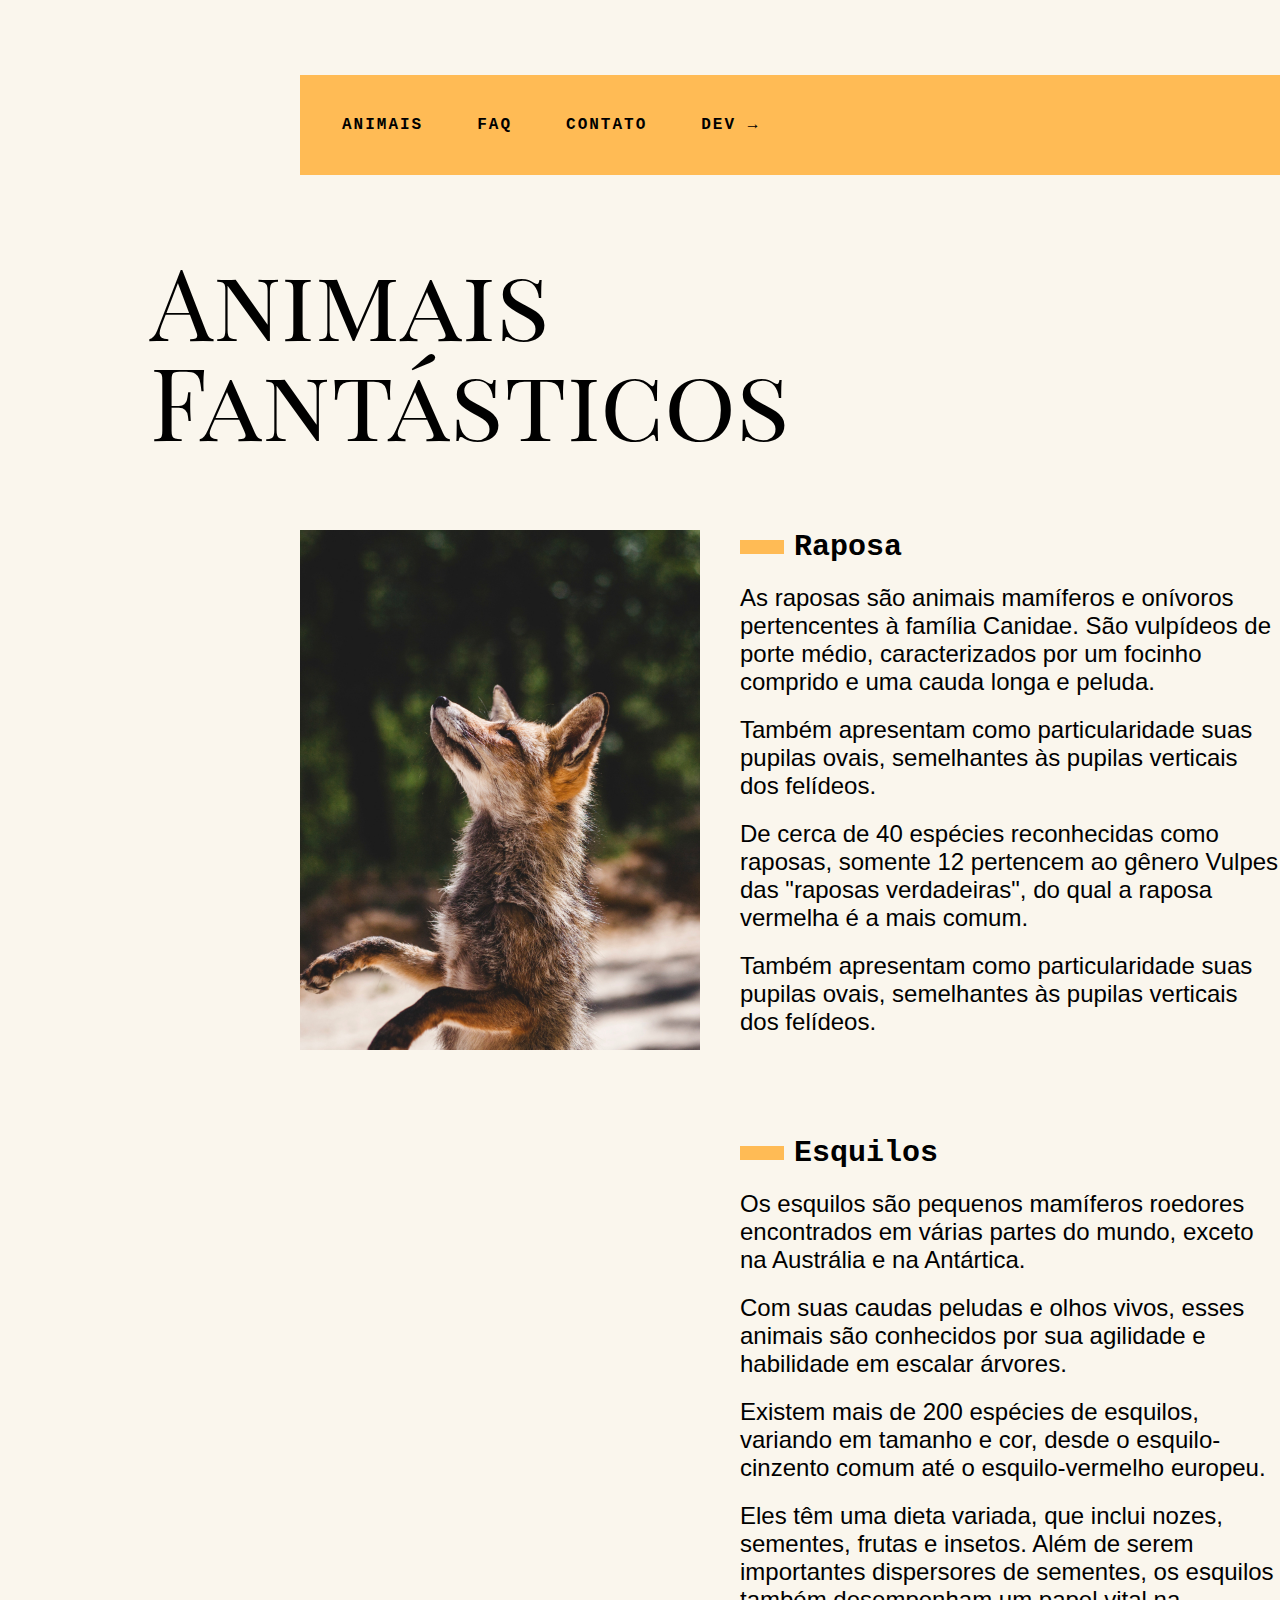
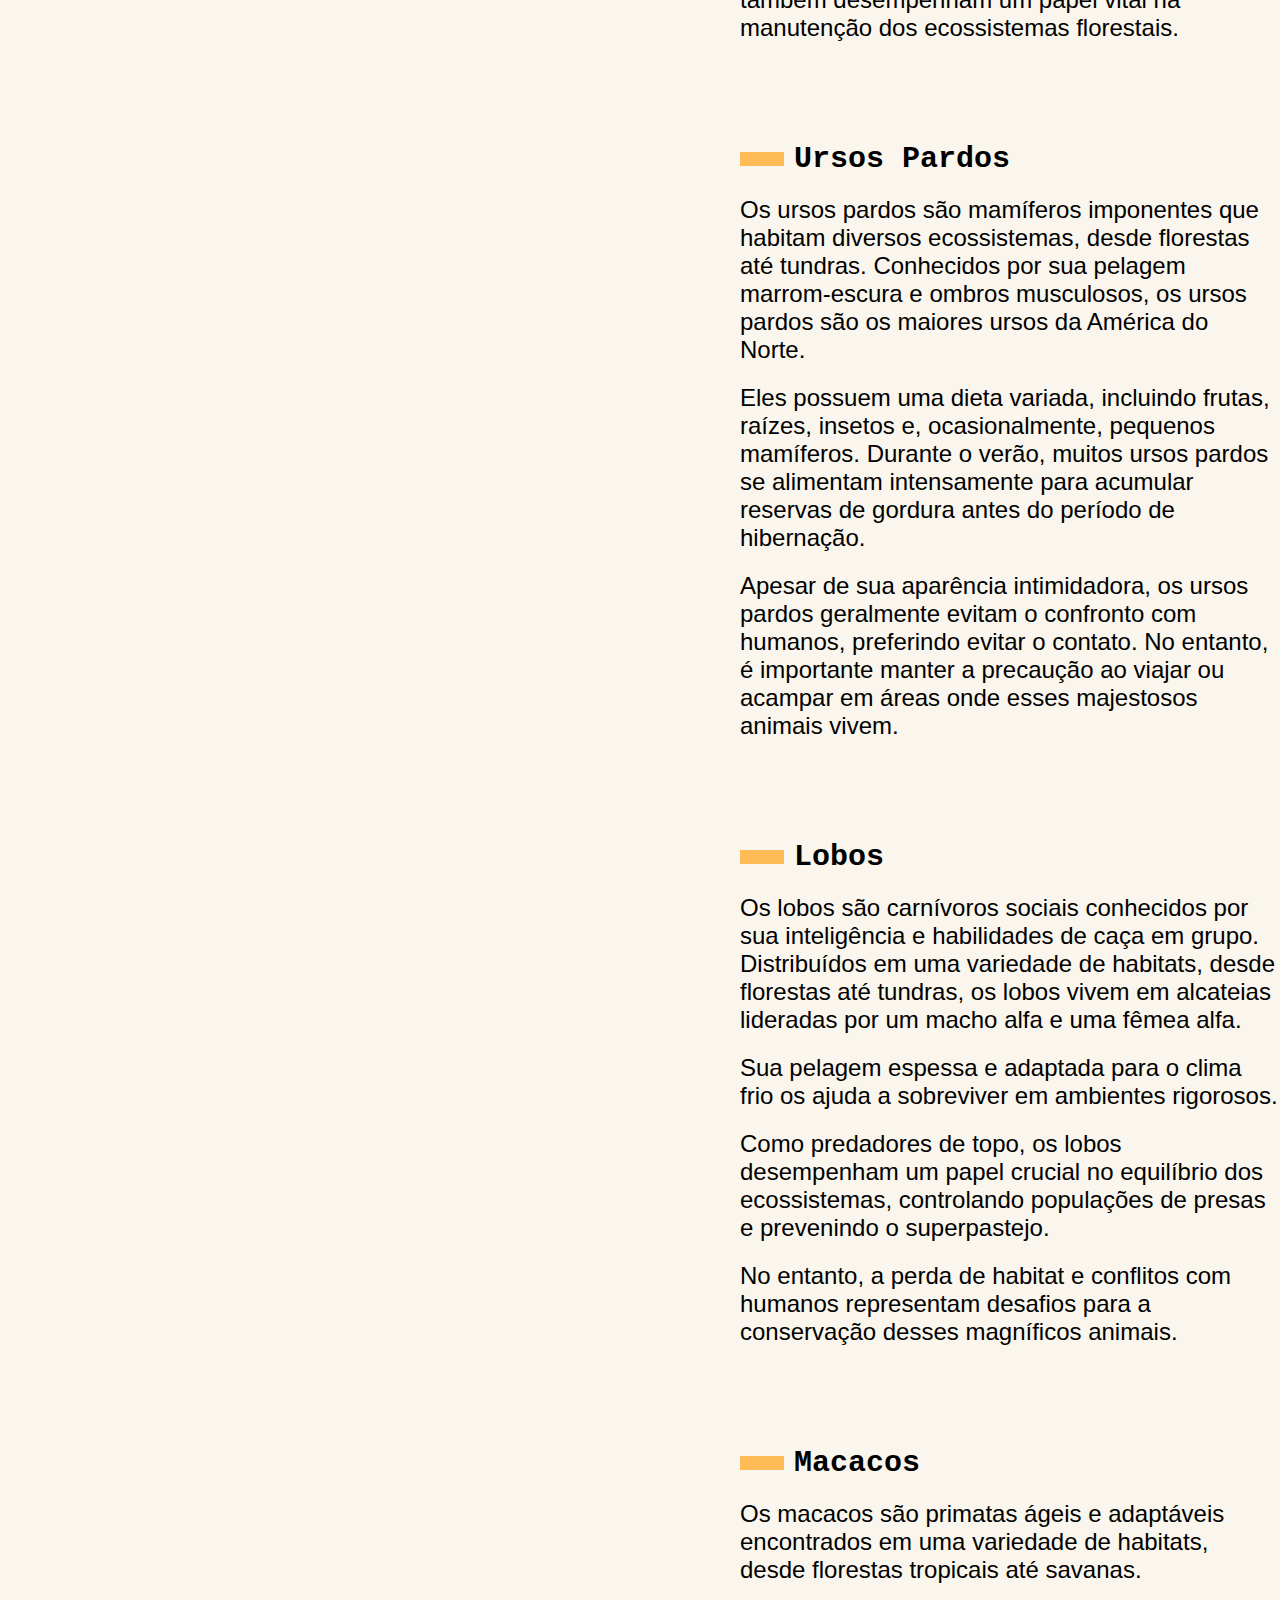
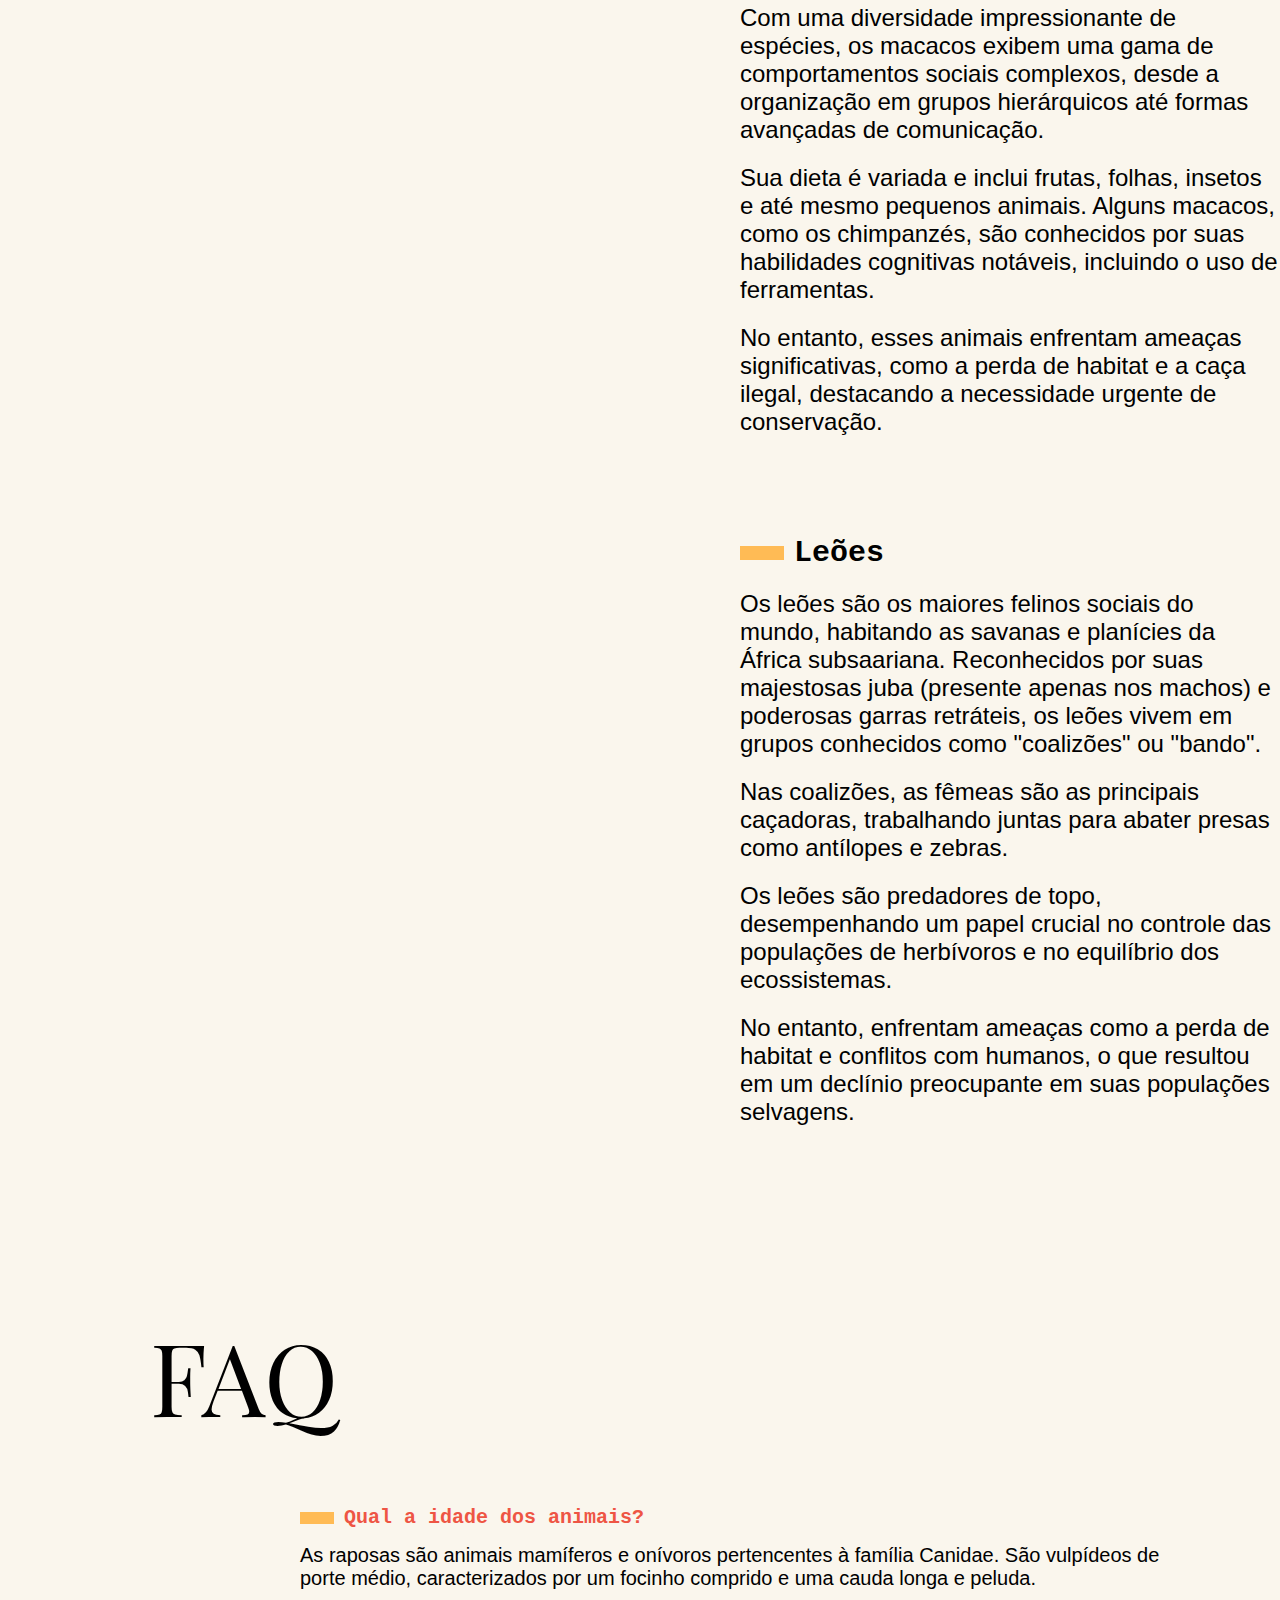
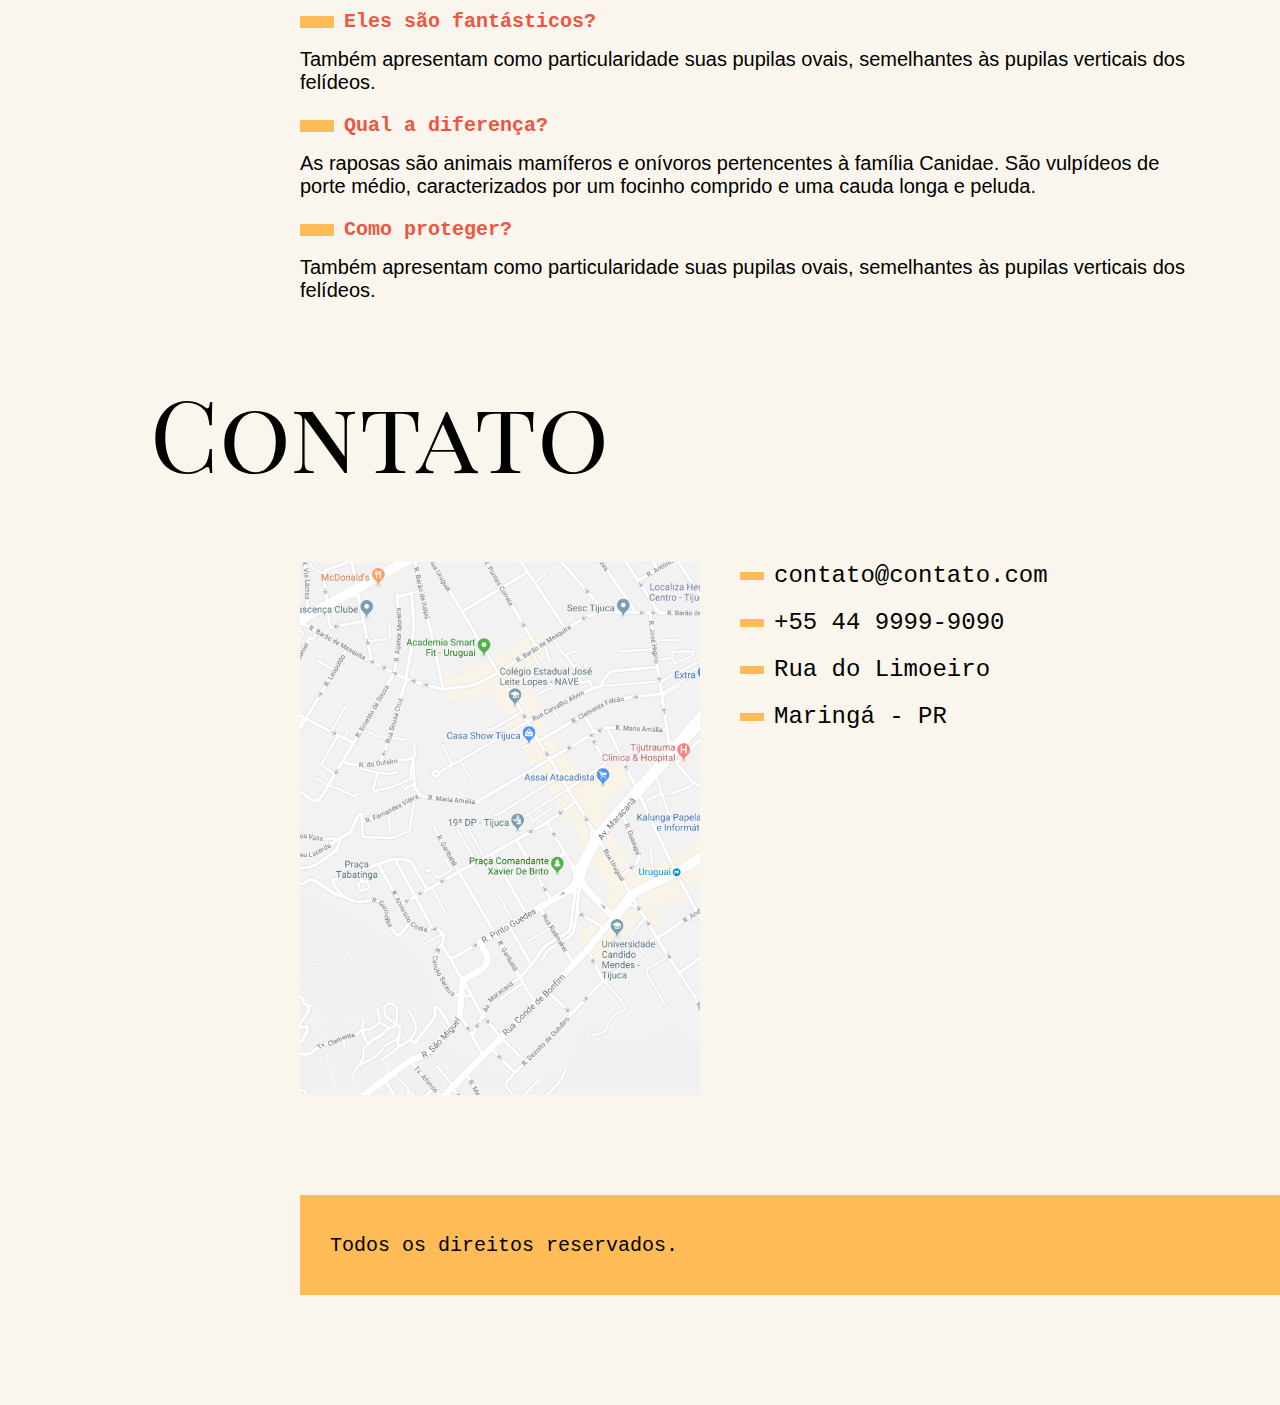
<file: AF - js/index.html>
<!DOCTYPE html>
<html lang="en">
  <head>
    <meta charset="UTF-8" />
    <meta name="viewport" content="width=device-width, initial-scale=1.0" />
    <title>Animais Fantásticos</title>

    <link rel="stylesheet" href="./style.css" />
  </head>
  <body>
    <!-- Nav Bar -->
    <nav class="nav-bg">
      <div class="navigation">
        <ul>
          <li><a href="#animais">Animais</a></li>
          <li><a href="#FAQ ">FAQ</a></li>
          <li><a href="#contato">Contato</a></li>
          <li><a href="#dev">Dev →</a></li>
        </ul>
      </div>
    </nav>
    <!-- End of Nav Bar -->
    <!-- Main Content -->
    <div class="titulo-bg">
      <h1 class="titulo">
        Animais<br />
        Fantásticos
      </h1>
    </div>
    <div class="main-content">
      <section class="main-section">
        <ul class="animais-scroll">
          <li><img src="./img/imagem1.jpg" alt="" /></li>
          <li><img src="./img/imagem2.jpg" alt="" /></li>
          <li><img src="./img/imagem3.jpg" alt="" /></li>
          <li>500px;rc="./img/imagem4.jpg" alt="" /></li>
          <li><img src="./img/imagem5.jpg" alt="" /></li>
          <li><img src="./img/imagem6.jpg" alt="" /></li>
        </ul>

        <div class="col-2">
          <div class="animais">
            <h2>Raposa</h2>
            <p>
              As raposas são animais mamíferos e onívoros pertencentes à família Canidae. São vulpídeos de porte médio,
              caracterizados por um focinho comprido e uma cauda longa e peluda.
            </p>
            <p>Também apresentam como particularidade suas pupilas ovais, semelhantes às pupilas verticais dos felídeos.</p>
            <p>
              De cerca de 40 espécies reconhecidas como raposas, somente 12 pertencem ao gênero Vulpes das "raposas verdadeiras",
              do qual a raposa vermelha é a mais comum.
            </p>
            <p>Também apresentam como particularidade suas pupilas ovais, semelhantes às pupilas verticais dos felídeos.</p>
          </div>
          <div class="animais">
            <h2>Esquilos</h2>
            <p>
              Os esquilos são pequenos mamíferos roedores encontrados em várias partes do mundo, exceto na Austrália e na
              Antártica.
            </p>
            <p>
              Com suas caudas peludas e olhos vivos, esses animais são conhecidos por sua agilidade e habilidade em escalar
              árvores.
            </p>
            <p>
              Existem mais de 200 espécies de esquilos, variando em tamanho e cor, desde o esquilo-cinzento comum até o
              esquilo-vermelho europeu.
            </p>
            <p>
              Eles têm uma dieta variada, que inclui nozes, sementes, frutas e insetos. Além de serem importantes dispersores de
              sementes, os esquilos também desempenham um papel vital na manutenção dos ecossistemas florestais.
            </p>
          </div>
          <div class="animais">
            <h2>Ursos Pardos</h2>
            <p>
              Os ursos pardos são mamíferos imponentes que habitam diversos ecossistemas, desde florestas até tundras. Conhecidos
              por sua pelagem marrom-escura e ombros musculosos, os ursos pardos são os maiores ursos da América do Norte.
            </p>
            <p>
              Eles possuem uma dieta variada, incluindo frutas, raízes, insetos e, ocasionalmente, pequenos mamíferos. Durante o
              verão, muitos ursos pardos se alimentam intensamente para acumular reservas de gordura antes do período de
              hibernação.
            </p>
            <p>
              Apesar de sua aparência intimidadora, os ursos pardos geralmente evitam o confronto com humanos, preferindo evitar o
              contato. No entanto, é importante manter a precaução ao viajar ou acampar em áreas onde esses majestosos animais
              vivem.
            </p>
          </div>
          <div class="animais">
            <h2>Lobos</h2>
            <p>
              Os lobos são carnívoros sociais conhecidos por sua inteligência e habilidades de caça em grupo. Distribuídos em uma
              variedade de habitats, desde florestas até tundras, os lobos vivem em alcateias lideradas por um macho alfa e uma
              fêmea alfa.
            </p>
            <p>Sua pelagem espessa e adaptada para o clima frio os ajuda a sobreviver em ambientes rigorosos.</p>
            <p>
              Como predadores de topo, os lobos desempenham um papel crucial no equilíbrio dos ecossistemas, controlando
              populações de presas e prevenindo o superpastejo.
            </p>
            <p>
              No entanto, a perda de habitat e conflitos com humanos representam desafios para a conservação desses magníficos
              animais.
            </p>
          </div>
          <div class="animais">
            <h2>Macacos</h2>
            <p>
              Os macacos são primatas ágeis e adaptáveis encontrados em uma variedade de habitats, desde florestas tropicais até
              savanas.
            </p>
            <p>
              Com uma diversidade impressionante de espécies, os macacos exibem uma gama de comportamentos sociais complexos,
              desde a organização em grupos hierárquicos até formas avançadas de comunicação.
            </p>
            <p>
              Sua dieta é variada e inclui frutas, folhas, insetos e até mesmo pequenos animais. Alguns macacos, como os
              chimpanzés, são conhecidos por suas habilidades cognitivas notáveis, incluindo o uso de ferramentas.
            </p>
            <p>
              No entanto, esses animais enfrentam ameaças significativas, como a perda de habitat e a caça ilegal, destacando a
              necessidade urgente de conservação.
            </p>
          </div>
          <div class="animais">
            <h2>Leões</h2>
            <p>
              Os leões são os maiores felinos sociais do mundo, habitando as savanas e planícies da África subsaariana.
              Reconhecidos por suas majestosas juba (presente apenas nos machos) e poderosas garras retráteis, os leões vivem em
              grupos conhecidos como "coalizões" ou "bando".
            </p>
            <p>
              Nas coalizões, as fêmeas são as principais caçadoras, trabalhando juntas para abater presas como antílopes e zebras.
            </p>
            <p>
              Os leões são predadores de topo, desempenhando um papel crucial no controle das populações de herbívoros e no
              equilíbrio dos ecossistemas.
            </p>
            <p>
              No entanto, enfrentam ameaças como a perda de habitat e conflitos com humanos, o que resultou em um declínio
              preocupante em suas populações selvagens.
            </p>
          </div>
        </div>
      </section>
    </div>
    <!-- End of Main Content -->
    <!-- Start of FAQ -->
    <section>
      <div class="titulo-bg">
        <h1 class="titulo">FAQ</h1>
      </div>
      <dl class="faq-questions">
        <dt>Qual a idade dos animais?</dt>
        <dd>
          As raposas são animais mamíferos e onívoros pertencentes à família Canidae. São vulpídeos de porte médio, caracterizados
          por um focinho comprido e uma cauda longa e peluda.
        </dd>
        <dt>Eles são fantásticos?</dt>
        <dd>Também apresentam como particularidade suas pupilas ovais, semelhantes às pupilas verticais dos felídeos.</dd>
        <dt>Qual a diferença?</dt>
        <dd>
          As raposas são animais mamíferos e onívoros pertencentes à família Canidae. São vulpídeos de porte médio, caracterizados
          por um focinho comprido e uma cauda longa e peluda.
        </dd>
        <dt>Como proteger?</dt>
        <dd>Também apresentam como particularidade suas pupilas ovais, semelhantes às pupilas verticais dos felídeos.</dd>
      </dl>
    </section>
    <!-- End of FAQ -->
    <!-- Start of Contact -->
    <section>
      <div class="titulo-bg">
        <h1 class="titulo">Contato</h1>
      </div>
      <div class="contato">
        <img src="./img/mapa.png" alt="mapa" srcset="" />
        <ul>
          <li>contato@contato.com</li>
          <li>+55 44 9999-9090</li>
          <li>Rua do Limoeiro</li>
          <li>Maringá - PR</li>
        </ul>
      </div>
    </section>
    <!-- End of Contact -->
    <!-- Footer -->
    <div class="footer">
      <p>Todos os direitos reservados.</p>
    </div>
  </body>
</html>
</file>
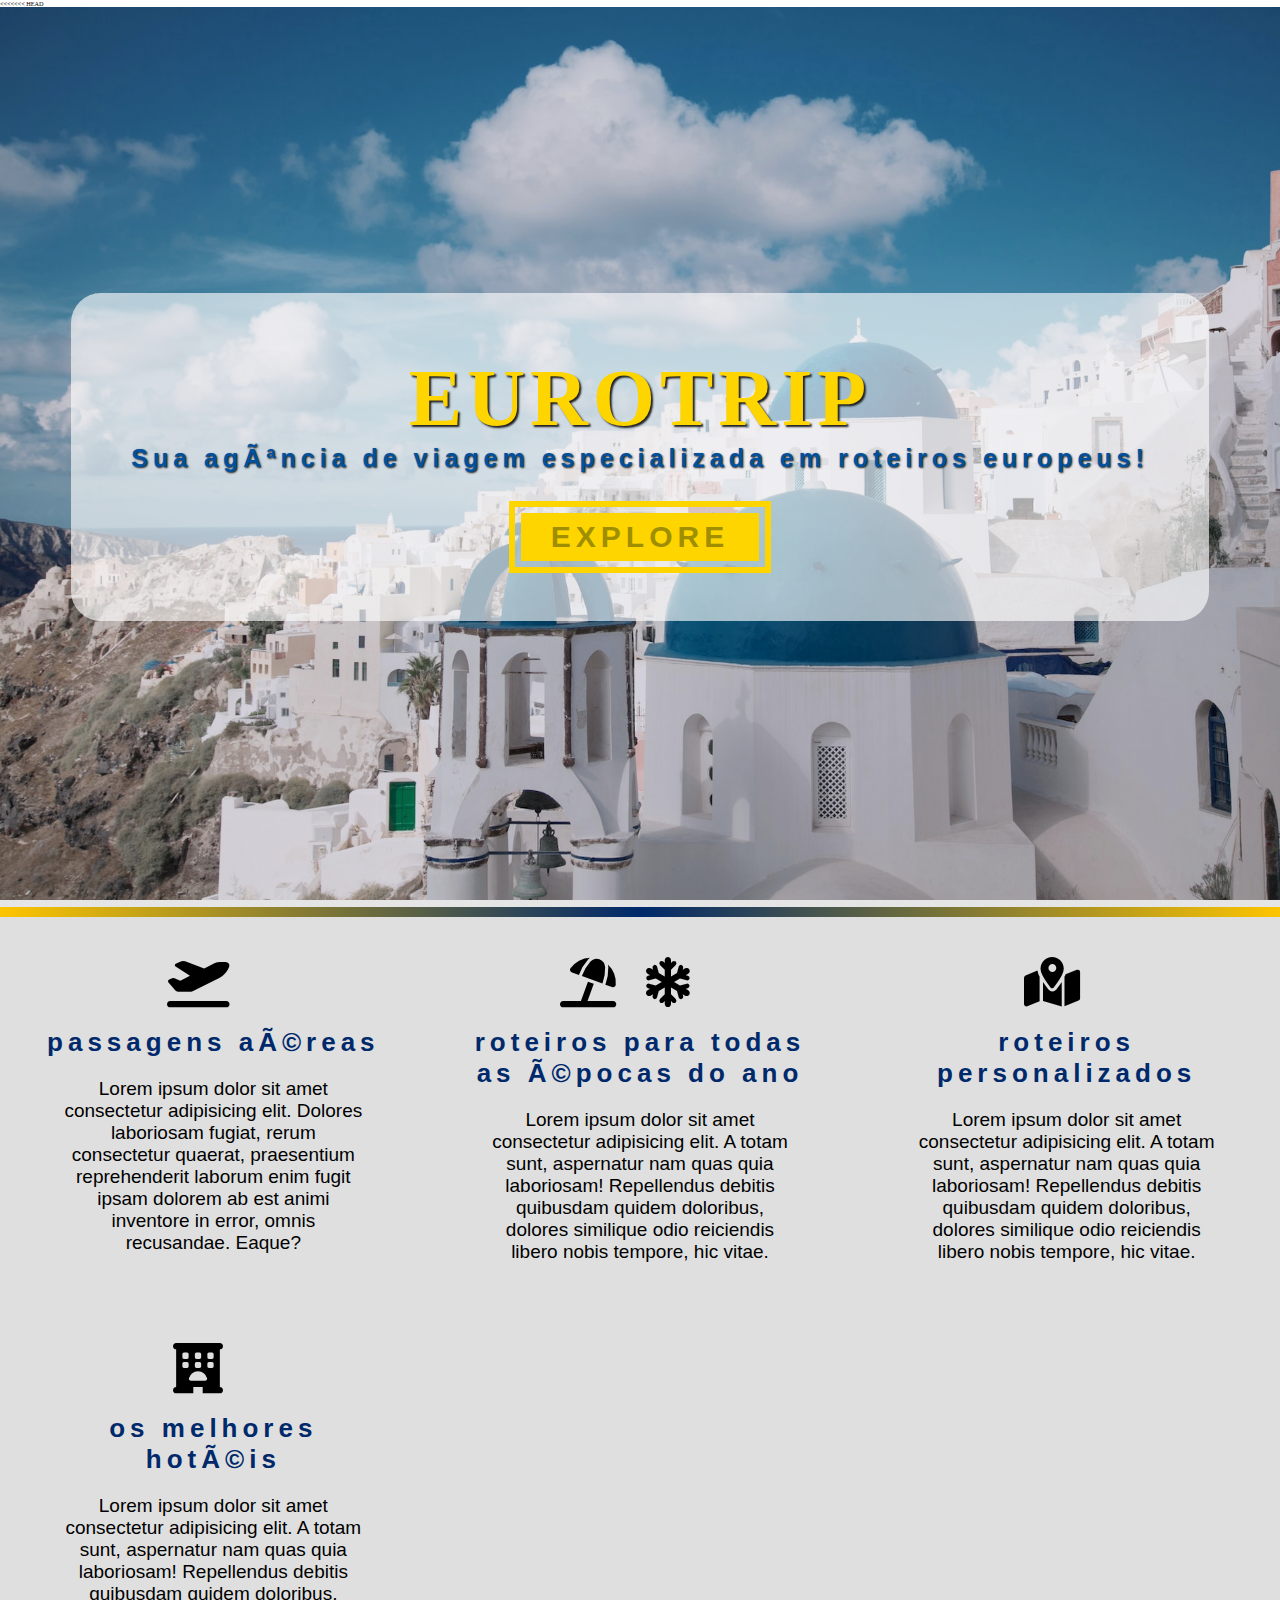
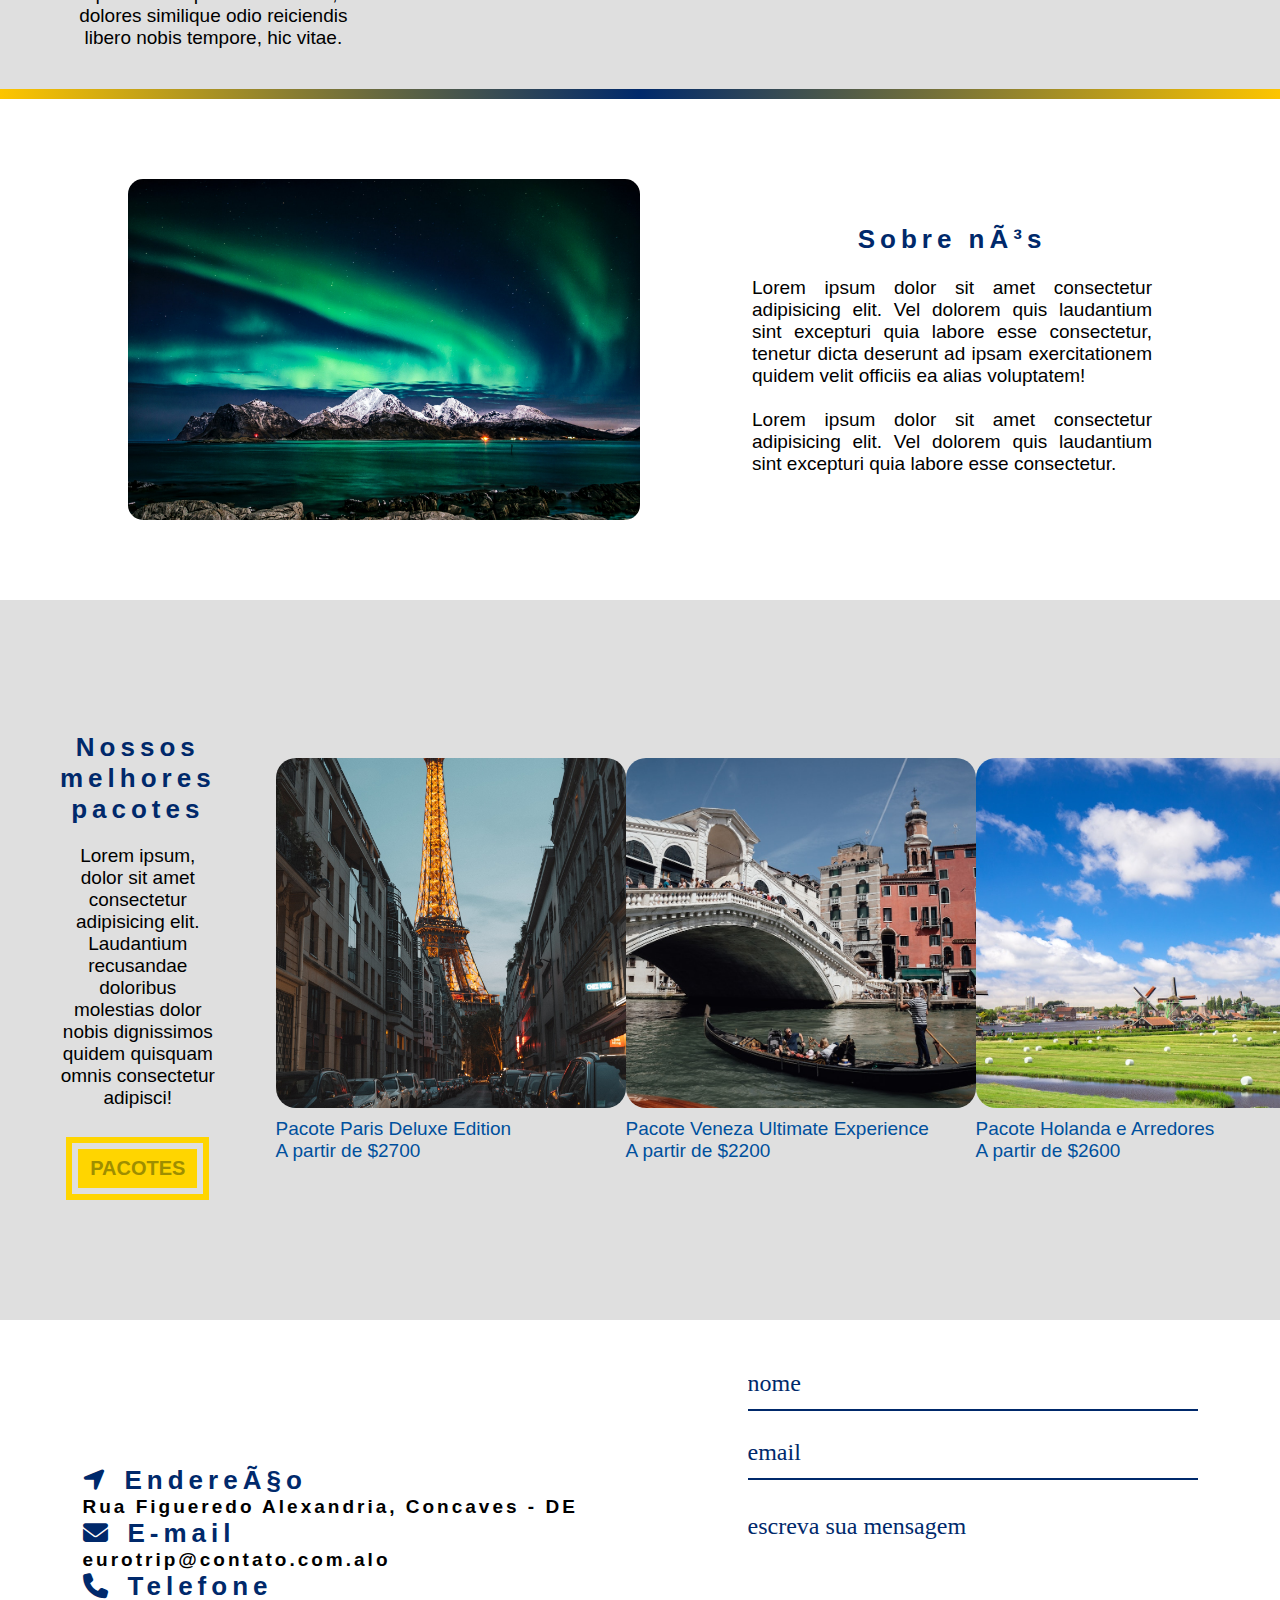
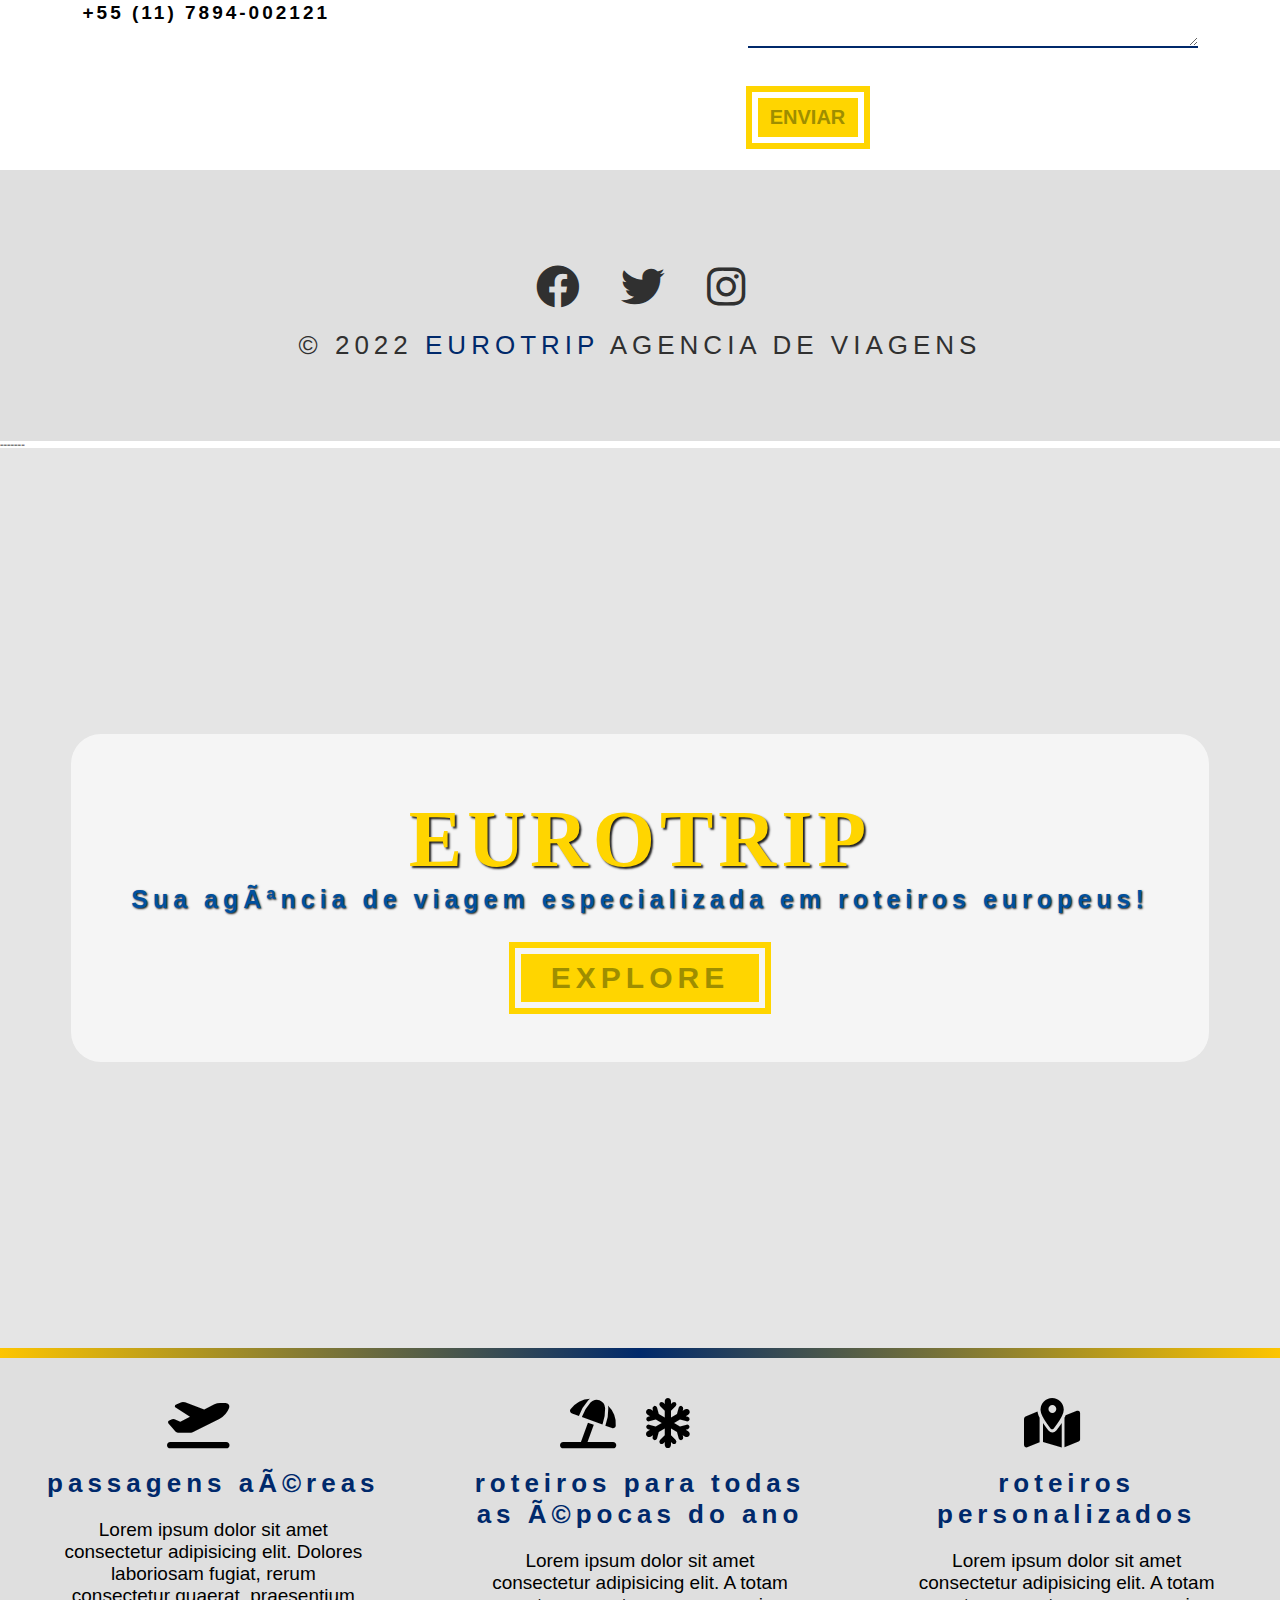
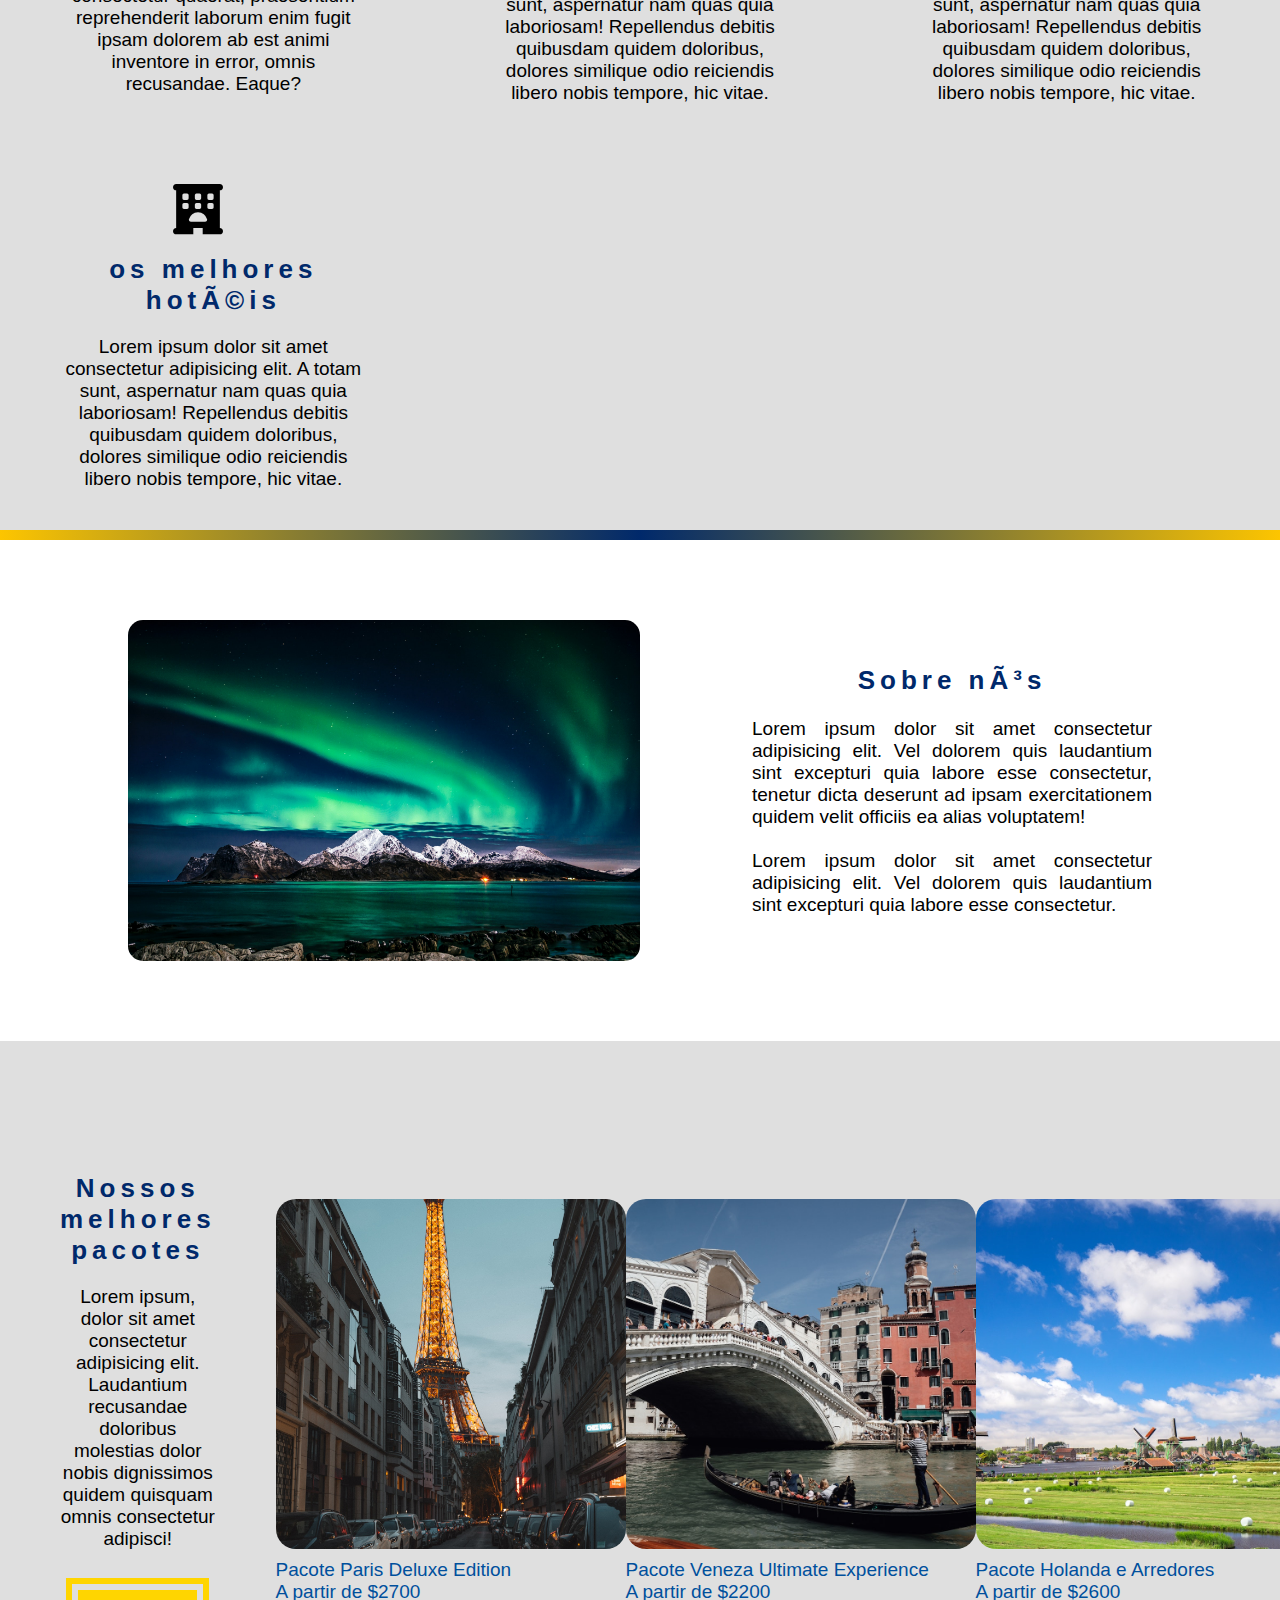
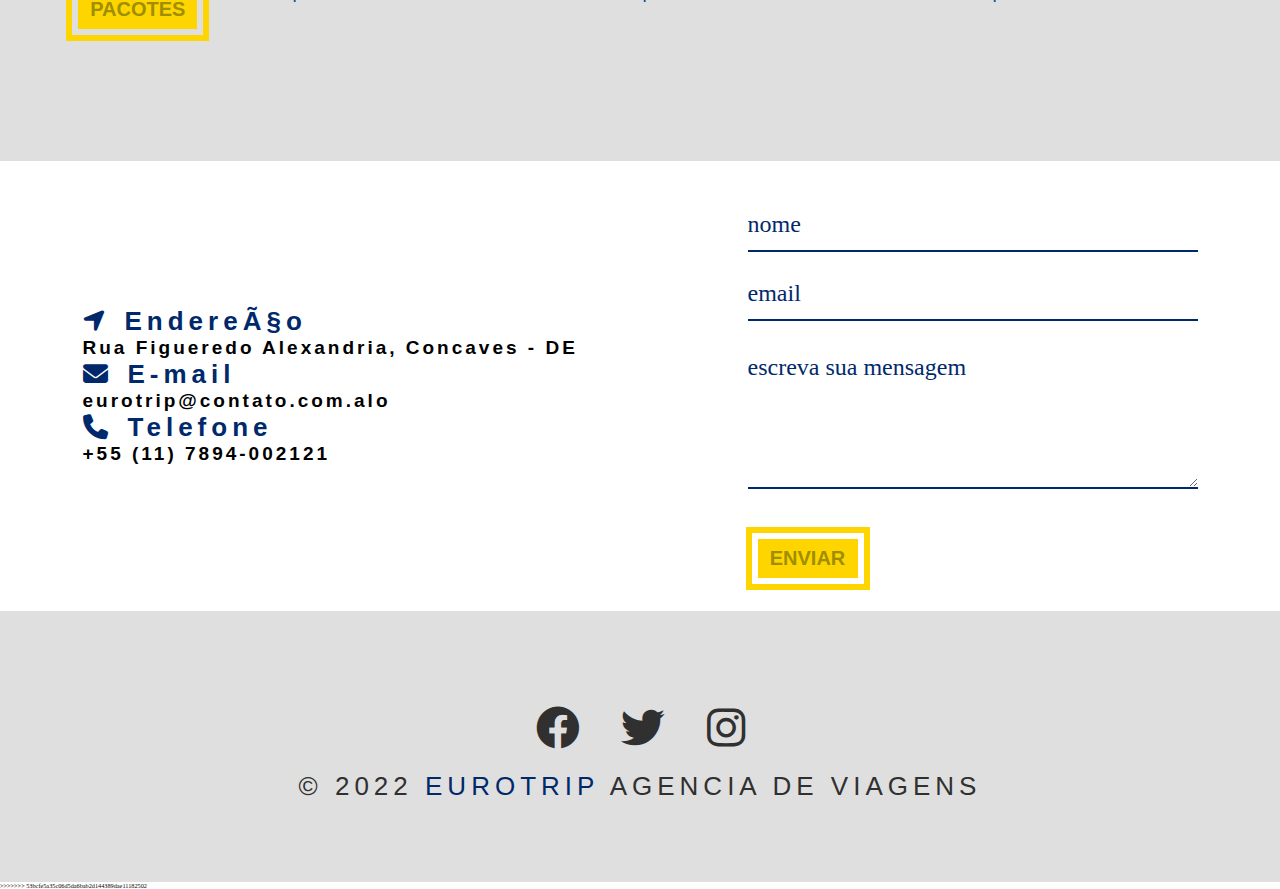
<file: Agencia Viagens/index.html>
<<<<<<< HEAD
<!DOCTYPE html>
<html lang="pt-BR>
<head>
    <meta charset="UTF-8">
    <meta http-equiv="X-UA-Compatible" content="IE=edge">
    <meta name="viewport" content="width=device-width, initial-scale=1.0">
    <title>Document</title>

    <link rel="stylesheet" href="styles.css">
    <link rel="stylesheet" href="assets/fontawesome-free-6.2.0-web/css/all.css">
</head>
<body>

<!-- botao de navegação -->

<!-- navbar -->

<!-- header -->
<header class="header">
    <div class="container">
        <h1 class="titulo">EUROTRIP</h1>
        <p class="subtitulo">Sua agência de viagem especializada em roteiros europeus!</p>
        <a href="roteiros.html" class="titulo-botao botao-style">Explore</a>
    </div>
    <div>
        
    </div>

</header>

<!-- final do header -->

<div class="divisor"></div>

<!-- sessão 2  -->
    <section class="vantagens">
        <article class="vantagem">
            <i class="fa-solid fa-plane-departure icones"></i>
            <h3 class="titulo-padrao">passagens aéreas</h3>
            <p class="texto-padrao">Lorem ipsum dolor sit amet consectetur adipisicing elit. Dolores laboriosam fugiat, rerum consectetur quaerat, praesentium reprehenderit laborum enim fugit ipsam dolorem ab est animi inventore in error, omnis recusandae. Eaque?</p>
        </article>
        <article class="vantagem">            
            <i class="fa-solid fa-umbrella-beach icones"></i><i class="fa-solid fa-snowflake icones"></i>            
            <h3 class="titulo-padrao">roteiros para todas as épocas do ano</h3>
            <p class="texto-padrao">Lorem ipsum dolor sit amet consectetur adipisicing elit. A totam sunt, aspernatur nam quas quia laboriosam! Repellendus debitis quibusdam quidem doloribus, dolores similique odio reiciendis libero nobis tempore, hic vitae.</p>
        </article>
        <article class="vantagem">            
            <i class="fa-solid fa-map-location-dot icones"></i>            
            <h3 class="titulo-padrao">roteiros personalizados</h3>
            <p class="texto-padrao">Lorem ipsum dolor sit amet consectetur adipisicing elit. A totam sunt, aspernatur nam quas quia laboriosam! Repellendus debitis quibusdam quidem doloribus, dolores similique odio reiciendis libero nobis tempore, hic vitae.</p>
        </article>
        <article class="vantagem">            
            <i class="fa-solid fa-hotel icones"></i>            
            <h3 class="titulo-padrao">os melhores hotéis</h3>
            <p class="texto-padrao">Lorem ipsum dolor sit amet consectetur adipisicing elit. A totam sunt, aspernatur nam quas quia laboriosam! Repellendus debitis quibusdam quidem doloribus, dolores similique odio reiciendis libero nobis tempore, hic vitae.</p>
        </article>
    </section>
    
<!-- final sessão 2  -->
<div class="divisor"></div>
<!-- começo sessão 3 -->

    <section class="about">
        
            <img class="about-img" src="./assets/images/pexels-stein-egil-liland-1933239 (1).jpg" alt="imagem aurora boreal">
        
        <article class="about-text">
            <h3 class="titulo-sobre">Sobre nós</h3>
            <p class="texto-sobre">Lorem ipsum dolor sit amet consectetur adipisicing elit. Vel dolorem quis laudantium sint excepturi quia labore esse consectetur, tenetur dicta deserunt ad ipsam exercitationem quidem velit officiis ea alias voluptatem!</p>
            <p class="texto-sobre">Lorem ipsum dolor sit amet consectetur adipisicing elit. Vel dolorem quis laudantium sint excepturi quia labore esse consectetur.</p>

        </article>
     </section>

<!-- final sessão 3 -->

<!-- começo sessão 4 -->

     <section class="pacotes-container">
        <div class="pacote-content-col-1">
            <h3 class="titulo-padrao">Nossos melhores pacotes</h3>
            <p class="texto-padrao">Lorem ipsum, dolor sit amet consectetur adipisicing elit. Laudantium recusandae doloribus molestias dolor nobis dignissimos quidem quisquam omnis consectetur adipisci!</p>
            <a class="titulo-botao2 botao-style2" href="#">PACOTES</a>
        </div>
        <div class="pacote-content-col-2">
            <div class="pacote-01">
                <img class="pacote-img" src="./assets/images/pexels-alex-azabache-3182530.jpg" alt="Torre Eiffel - Paris">
                <p class="texto-padrao2">Pacote Paris Deluxe Edition</p>
                <p class="texto-padrao2">A partir de $2700</p>
            </div>
            <div class="pacote-02">
                <img class="pacote-img" src="./assets/images/pexels-son-tung-tran-6492956.jpg" alt="Veneza - Italia">
                <p class="texto-padrao2">Pacote Veneza Ultimate Experience</p>
                <p class="texto-padrao2">A partir de $2200</p>
            </div>
            <div class="pacote-03">
                <img class="pacote-img" src="./assets/images/pexels-tanathip-rattanatum-2026451.jpg" alt="Amsterdam - Holanda">
                <p class="texto-padrao2">Pacote Holanda e Arredores</p>
                <p class="texto-padrao2">A partir de $2600</p>
            </div>

        </div>

       
     </section>

<!-- final sessão 4 -->

<!-- começo sessão 5 -->

<section class="contato">
    <div class="contato-info">
        <h3 class="titulo-padrao3"><span><i class="fas fa-location-arrow icons"></i></span>Endereço</h3>
        <p class="texto-padrao3">Rua Figueredo Alexandria, Concaves - DE </p>
        <h3 class="titulo-padrao3"><span><i class="fas fa-envelope icons"></i></span>E-mail</h3>
        <p class="texto-padrao3">eurotrip@contato.com.alo</p>
        <h3 class="titulo-padrao3"><span class=""><i class="fas fa-phone icons"></i></span>Telefone</h3>
        <p class="texto-padrao3">+55 (11) 7894-002121</p>
    </div>
    <div class="contato-form">
        <form class="form">
            
            <input name="nome" type="text" class="form-control" placeholder="nome"></input>
            
            <input name="email" type="email" class="form-control" placeholder="email"></input>
            
            <textarea name="menssagem" rows="6" class="form-control" placeholder="escreva sua mensagem"></textarea>

            <button class="titulo-botao2 botao-style2 enviar" type="submit">Enviar</button>

        </form>
    </div>


</section>

<!-- final sessão 5 -->

<!-- começo Footer -->
<footer class="footer">
    <section class="section-footer">
        <div class="social-icons">
            <a href="#" class="social-icon"><i class="fab fa-facebook icons-footer"></i></a>
            <a href="#" class="social-icon"><i class="fab fa-twitter icons-footer"></i></a>
            <a href="#" class="social-icon"><i class="fab fa-instagram icons-footer"></i></a>
        </div>
        <p class="titulo-padrao cor-footer tamanho-footer-300">&copy; 2022 <span class="cor_footer2 titulo-padrao">EUROTRIP</span> AGENCIA DE VIAGENS</p>
    </section>

</footer>

<!-- final Footer -->


</body>
</html>
=======
<!DOCTYPE html>
<html lang="pt-BR>
<head>
    <meta charset="UTF-8">
    <meta http-equiv="X-UA-Compatible" content="IE=edge">
    <meta name="viewport" content="width=device-width, initial-scale=1.0">
    <title>Document</title>

    <link rel="stylesheet" href="styles.css">
    <link rel="stylesheet" href="assets/fontawesome-free-6.2.0-web/css/all.css">
</head>
<body>

<!-- botao de navegação -->

<!-- navbar -->

<!-- header -->
<header class="header">
    <div class="container">
        <h1 class="titulo">EUROTRIP</h1>
        <p class="subtitulo">Sua agência de viagem especializada em roteiros europeus!</p>
        <a href="roteiros.html" class="titulo-botao botao-style">Explore</a>
    </div>
    <div>
        
    </div>

</header>

<!-- final do header -->

<div class="divisor"></div>

<!-- sessão 2  -->
    <section class="vantagens">
        <article class="vantagem">
            <i class="fa-solid fa-plane-departure icones"></i>
            <h3 class="titulo-padrao">passagens aéreas</h3>
            <p class="texto-padrao">Lorem ipsum dolor sit amet consectetur adipisicing elit. Dolores laboriosam fugiat, rerum consectetur quaerat, praesentium reprehenderit laborum enim fugit ipsam dolorem ab est animi inventore in error, omnis recusandae. Eaque?</p>
        </article>
        <article class="vantagem">            
            <i class="fa-solid fa-umbrella-beach icones"></i><i class="fa-solid fa-snowflake icones"></i>            
            <h3 class="titulo-padrao">roteiros para todas as épocas do ano</h3>
            <p class="texto-padrao">Lorem ipsum dolor sit amet consectetur adipisicing elit. A totam sunt, aspernatur nam quas quia laboriosam! Repellendus debitis quibusdam quidem doloribus, dolores similique odio reiciendis libero nobis tempore, hic vitae.</p>
        </article>
        <article class="vantagem">            
            <i class="fa-solid fa-map-location-dot icones"></i>            
            <h3 class="titulo-padrao">roteiros personalizados</h3>
            <p class="texto-padrao">Lorem ipsum dolor sit amet consectetur adipisicing elit. A totam sunt, aspernatur nam quas quia laboriosam! Repellendus debitis quibusdam quidem doloribus, dolores similique odio reiciendis libero nobis tempore, hic vitae.</p>
        </article>
        <article class="vantagem">            
            <i class="fa-solid fa-hotel icones"></i>            
            <h3 class="titulo-padrao">os melhores hotéis</h3>
            <p class="texto-padrao">Lorem ipsum dolor sit amet consectetur adipisicing elit. A totam sunt, aspernatur nam quas quia laboriosam! Repellendus debitis quibusdam quidem doloribus, dolores similique odio reiciendis libero nobis tempore, hic vitae.</p>
        </article>
    </section>
    
<!-- final sessão 2  -->
<div class="divisor"></div>
<!-- começo sessão 3 -->

    <section class="about">
        
            <img class="about-img" src="./assets/images/pexels-stein-egil-liland-1933239 (1).jpg" alt="imagem aurora boreal">
        
        <article class="about-text">
            <h3 class="titulo-sobre">Sobre nós</h3>
            <p class="texto-sobre">Lorem ipsum dolor sit amet consectetur adipisicing elit. Vel dolorem quis laudantium sint excepturi quia labore esse consectetur, tenetur dicta deserunt ad ipsam exercitationem quidem velit officiis ea alias voluptatem!</p>
            <p class="texto-sobre">Lorem ipsum dolor sit amet consectetur adipisicing elit. Vel dolorem quis laudantium sint excepturi quia labore esse consectetur.</p>

        </article>
     </section>

<!-- final sessão 3 -->

<!-- começo sessão 4 -->

     <section class="pacotes-container">
        <div class="pacote-content-col-1">
            <h3 class="titulo-padrao">Nossos melhores pacotes</h3>
            <p class="texto-padrao">Lorem ipsum, dolor sit amet consectetur adipisicing elit. Laudantium recusandae doloribus molestias dolor nobis dignissimos quidem quisquam omnis consectetur adipisci!</p>
            <a class="titulo-botao2 botao-style2" href="#">PACOTES</a>
        </div>
        <div class="pacote-content-col-2">
            <div class="pacote-01">
                <img class="pacote-img" src="./assets/images/pexels-alex-azabache-3182530.jpg" alt="Torre Eiffel - Paris">
                <p class="texto-padrao2">Pacote Paris Deluxe Edition</p>
                <p class="texto-padrao2">A partir de $2700</p>
            </div>
            <div class="pacote-02">
                <img class="pacote-img" src="./assets/images/pexels-son-tung-tran-6492956.jpg" alt="Veneza - Italia">
                <p class="texto-padrao2">Pacote Veneza Ultimate Experience</p>
                <p class="texto-padrao2">A partir de $2200</p>
            </div>
            <div class="pacote-03">
                <img class="pacote-img" src="./assets/images/pexels-tanathip-rattanatum-2026451.jpg" alt="Amsterdam - Holanda">
                <p class="texto-padrao2">Pacote Holanda e Arredores</p>
                <p class="texto-padrao2">A partir de $2600</p>
            </div>

        </div>

       
     </section>

<!-- final sessão 4 -->

<!-- começo sessão 5 -->

<section class="contato">
    <div class="contato-info">
        <h3 class="titulo-padrao3"><span><i class="fas fa-location-arrow icons"></i></span>Endereço</h3>
        <p class="texto-padrao3">Rua Figueredo Alexandria, Concaves - DE </p>
        <h3 class="titulo-padrao3"><span><i class="fas fa-envelope icons"></i></span>E-mail</h3>
        <p class="texto-padrao3">eurotrip@contato.com.alo</p>
        <h3 class="titulo-padrao3"><span class=""><i class="fas fa-phone icons"></i></span>Telefone</h3>
        <p class="texto-padrao3">+55 (11) 7894-002121</p>
    </div>
    <div class="contato-form">
        <form class="form">
            
            <input name="nome" type="text" class="form-control" placeholder="nome"></input>
            
            <input name="email" type="email" class="form-control" placeholder="email"></input>
            
            <textarea name="menssagem" rows="6" class="form-control" placeholder="escreva sua mensagem"></textarea>

            <button class="titulo-botao2 botao-style2 enviar" type="submit">Enviar</button>

        </form>
    </div>


</section>

<!-- final sessão 5 -->

<!-- começo Footer -->
<footer class="footer">
    <section class="section-footer">
        <div class="social-icons">
            <a href="#" class="social-icon"><i class="fab fa-facebook icons-footer"></i></a>
            <a href="#" class="social-icon"><i class="fab fa-twitter icons-footer"></i></a>
            <a href="#" class="social-icon"><i class="fab fa-instagram icons-footer"></i></a>
        </div>
        <p class="titulo-padrao cor-footer tamanho-footer-300">&copy; 2022 <span class="cor_footer2 titulo-padrao">EUROTRIP</span> AGENCIA DE VIAGENS</p>
    </section>

</footer>

<!-- final Footer -->


</body>
</html>
>>>>>>> 53bcfe5a35c06d5da6bab2d144389dae11182502
</file>
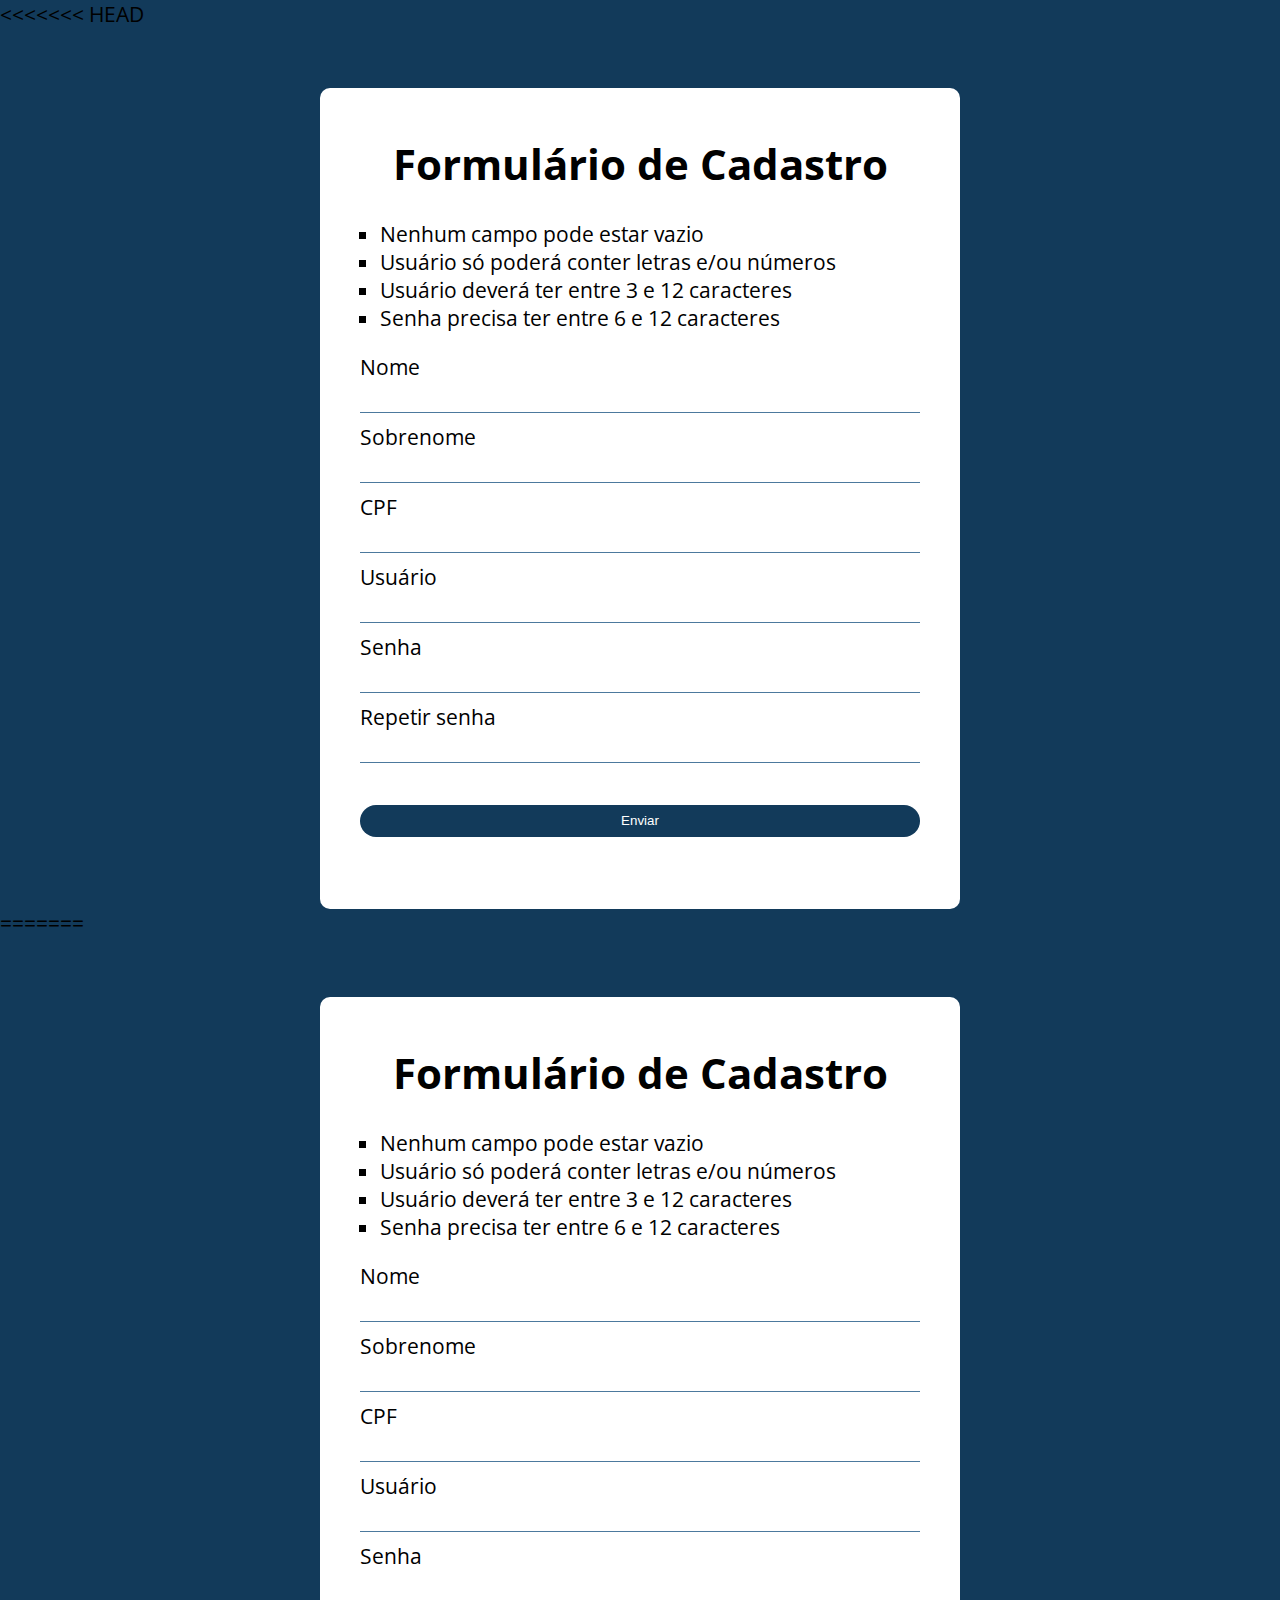
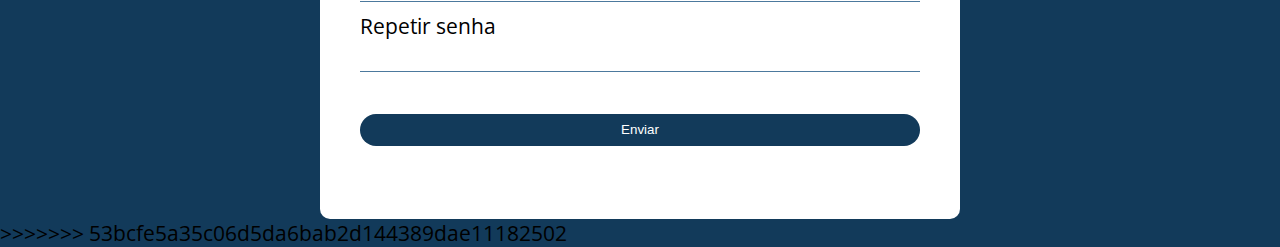
<file: Cadastro Formulario/index.html>
<<<<<<< HEAD
<!DOCTYPE html>
<html lang="pt-BR">
  <head>
    <meta charset="UTF-8" />
    <meta http-equiv="X-UA-Compatible" content="IE=edge" />
    <meta name="viewport" content="width=device-width, initial-scale=1.0" />
    <title>Cadastro</title>

    <link rel="stylesheet" href="./style.css" />
  </head>
  <body class="body">
    <section class="container">
        <h1>Formulário de Cadastro</h1>
        <ul>
          <li>Nenhum campo pode estar vazio</li>
          <li>Usuário só poderá conter letras e/ou números</li>
          <li>Usuário deverá ter entre 3 e 12 caracteres</li>
          <li>Senha precisa ter entre 6 e 12 caracteres</li>
        </ul>

        <form action="/" method="POST" class="form">
          <label>Nome</label>
          <input type="text" class="name valid"></input>
          <label>Sobrenome</label>
          <input type="text" class="surnome valid"></input>
          <label>CPF</label>
          <input type="text" class="cpf valid"></input>
          <label>Usuário</label>
          <input type="text" class="user valid"></input>
          <label>Senha</label>
          <input type="password" class="password valid"></input>
          <label>Repetir senha</label>
          <input type="password" class="repeat-password valid"></input>
          <button type="submit" class="btn">Enviar</button>
        </form>

        


    </section>

    
    <script src="./validaCPF.js" ></script>
    <script src="./script-factory-function.js"></script>
  </body>
</html>
=======
<!DOCTYPE html>
<html lang="pt-BR">
  <head>
    <meta charset="UTF-8" />
    <meta http-equiv="X-UA-Compatible" content="IE=edge" />
    <meta name="viewport" content="width=device-width, initial-scale=1.0" />
    <title>Cadastro</title>

    <link rel="stylesheet" href="./style.css" />
  </head>
  <body class="body">
    <section class="container">
        <h1>Formulário de Cadastro</h1>
        <ul>
          <li>Nenhum campo pode estar vazio</li>
          <li>Usuário só poderá conter letras e/ou números</li>
          <li>Usuário deverá ter entre 3 e 12 caracteres</li>
          <li>Senha precisa ter entre 6 e 12 caracteres</li>
        </ul>

        <form action="/" method="POST" class="form">
          <label>Nome</label>
          <input type="text" class="name valid"></input>
          <label>Sobrenome</label>
          <input type="text" class="surnome valid"></input>
          <label>CPF</label>
          <input type="text" class="cpf valid"></input>
          <label>Usuário</label>
          <input type="text" class="user valid"></input>
          <label>Senha</label>
          <input type="password" class="password valid"></input>
          <label>Repetir senha</label>
          <input type="password" class="repeat-password valid"></input>
          <button type="submit" class="btn">Enviar</button>
        </form>

        


    </section>

    
    <script src="./validaCPF.js" ></script>
    <script src="./script-factory-function.js"></script>
  </body>
</html>
>>>>>>> 53bcfe5a35c06d5da6bab2d144389dae11182502
</file>
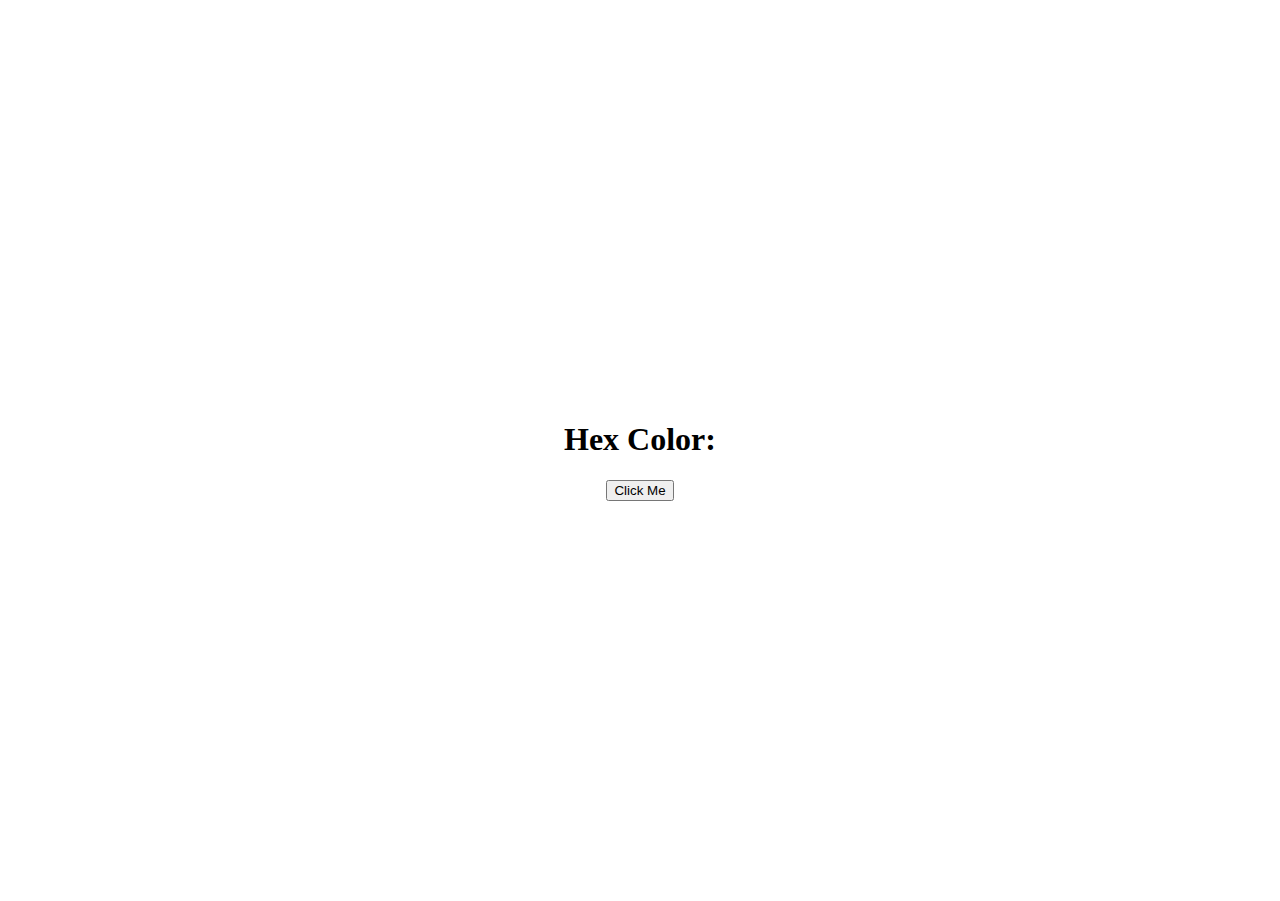
<file: hexColor/index.html>
<!DOCTYPE html>
<html lang="en">
  <head>
    <meta charset="UTF-8" />
    <meta name="viewport" content="width=device-width, initial-scale=1.0" />
    <title>Hex Color Creator</title>
    <link rel="stylesheet" href="./styles.css" />
  </head>
  <body>
    <div class="container">
      <div class="content">
        <h1>Hex Color: <span id="hex-value"></span></h1>
        <button id="btn">Click Me</button>
      </div>
    </div>
    <script src="./app.js"></script>
  </body>
</html>
</file>
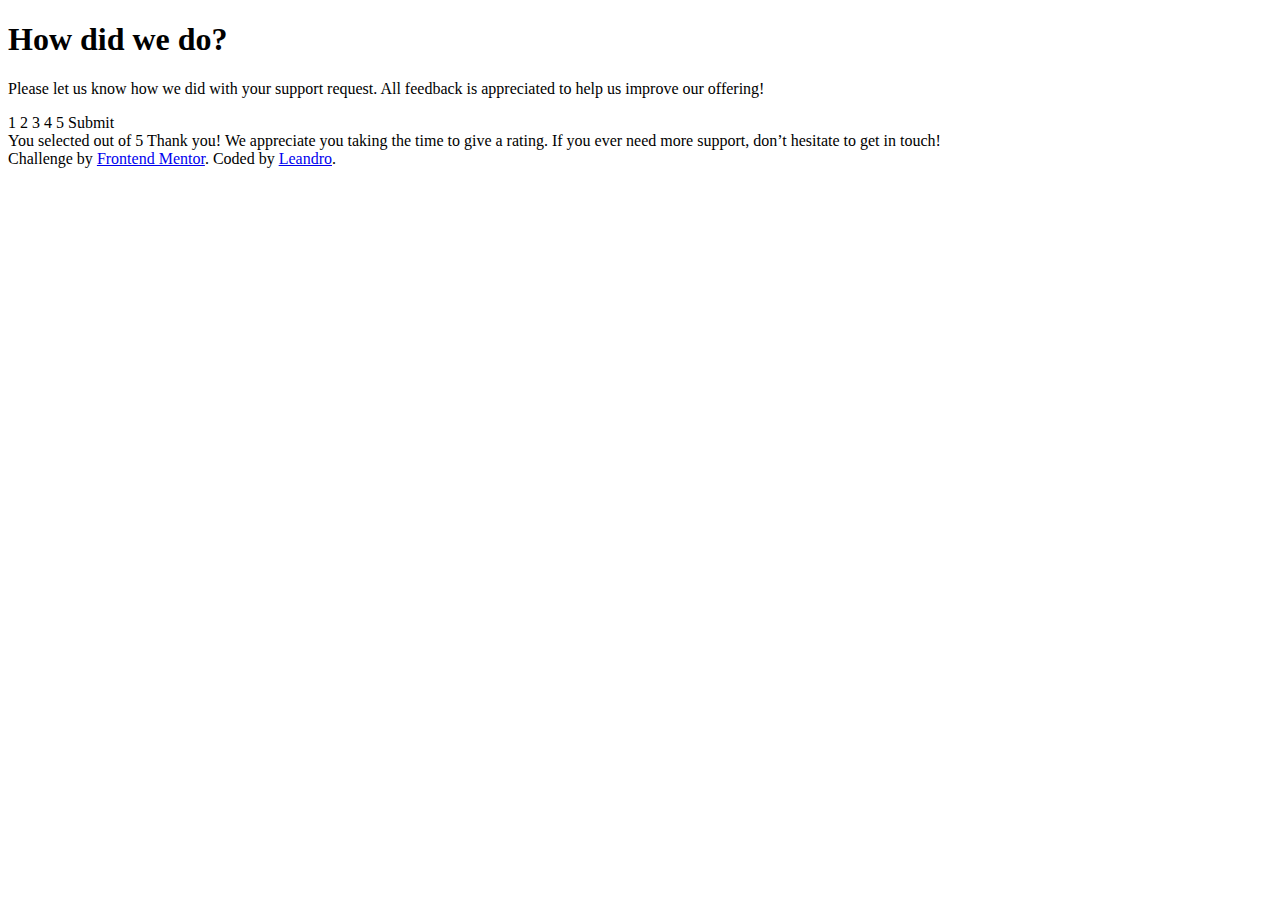
<file: interactive-rating-component-main/index.html>
<!DOCTYPE html>
<html lang="en">
<head>
  <meta charset="UTF-8">
  <meta name="viewport" content="width=device-width, initial-scale=1.0"> <!-- displays site properly based on user's device -->

  <link rel="icon" type="image/png" sizes="32x32" href="./images/favicon-32x32.png">
  
  <title>Frontend Mentor | Interactive rating component</title>

  
</head>
<body>

  <!-- Rating state start -->
<h1>How did we do?</h1>

<p>Please let us know how we did with your support request. All feedback is appreciated 
to help us improve our offering!</p>

<form>
1 2 3 4 5

  Submit
</form>
  <!-- Rating state end -->

  <!-- Thank you state start -->

  You selected <!-- Add rating here --> out of 5

  Thank you!

  We appreciate you taking the time to give a rating. If you ever need more support, 
  don’t hesitate to get in touch!

  <!-- Thank you state end -->

  
  <div class="attribution">
    Challenge by <a href="https://www.frontendmentor.io?ref=challenge" target="_blank">Frontend Mentor</a>. 
    Coded by <a href="#">Leandro</a>.
  </div>
</body>
</html>
</file>
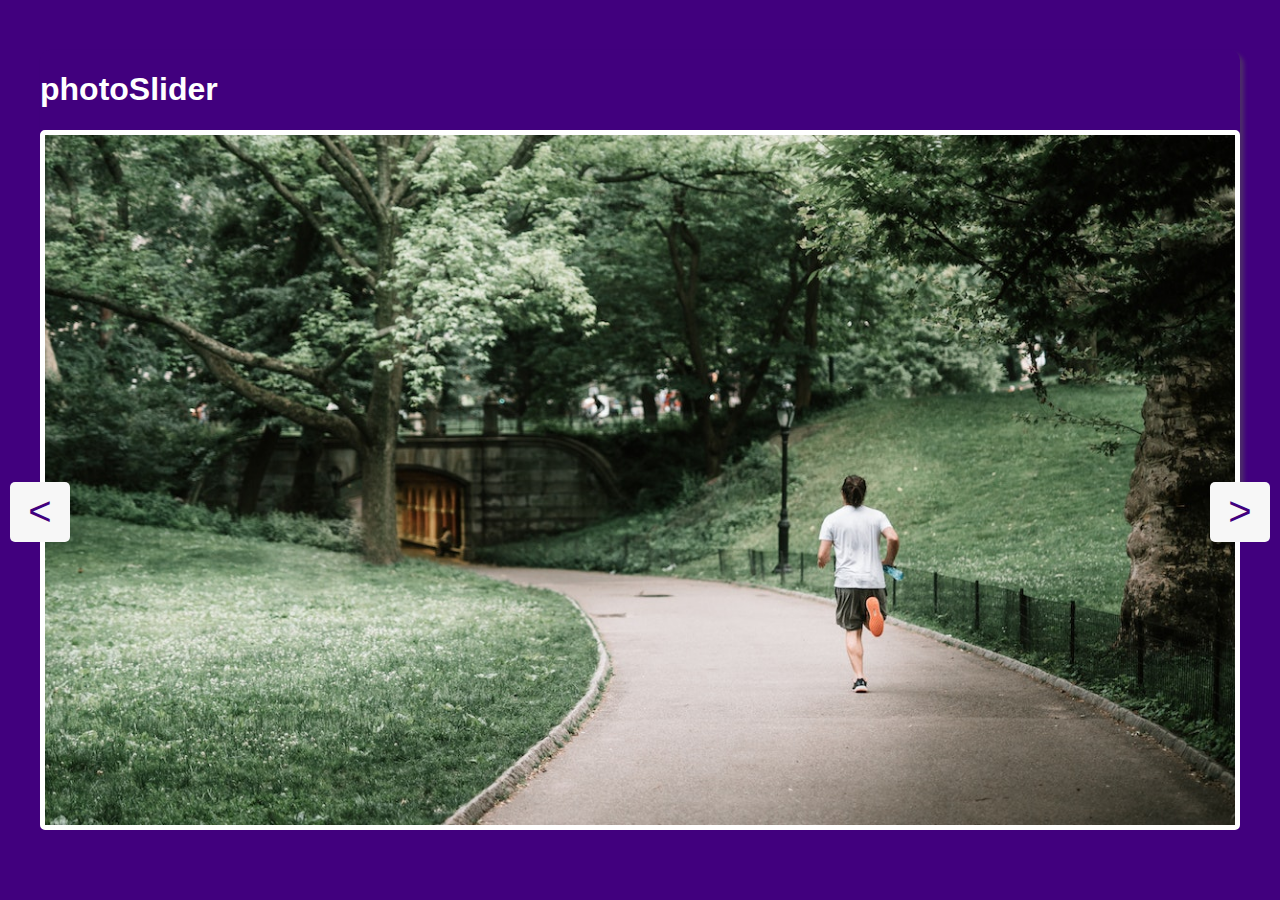
<file: photoSlider/index.html>
<!DOCTYPE html>
<html lang="en">
  <head>
    <meta charset="UTF-8" />
    <meta name="viewport" content="width=device-width, initial-scale=1.0" />
    <title>photoSlider</title>
    <link rel="stylesheet" href="./styles.css" />
  </head>
  <body>
    <div class="container">
      <h1>photoSlider</h1>
      <div class="content">
        <div class="slider prev"><</div>
        <img id="slideImages" src="./img/pexels-taryn-elliott-4652250.jpg" alt="" />
        <div class="slider next">></div>
      </div>
    </div>
    <script src="./app.js"></script>
  </body>
</html>
</file>
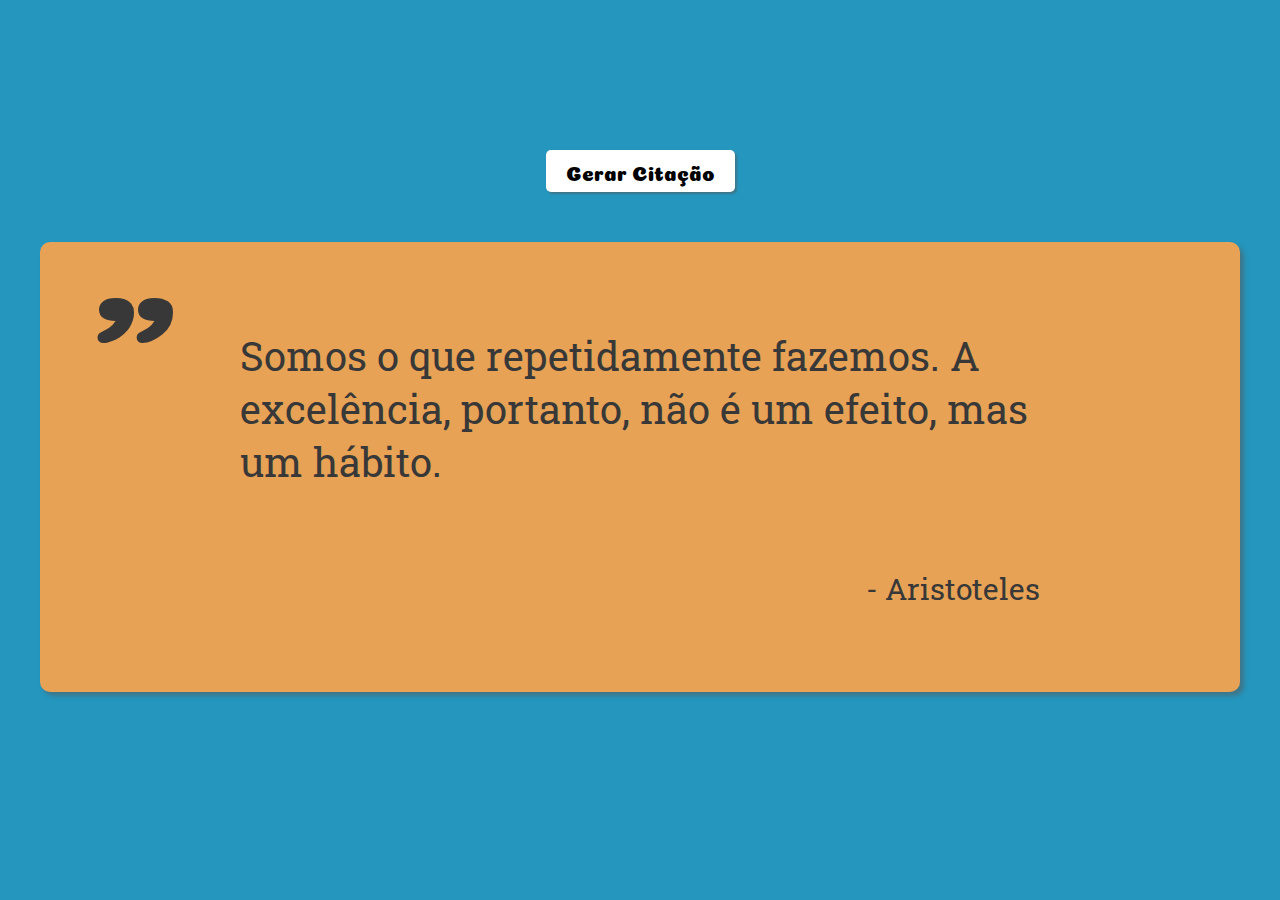
<file: randomQuote/index.html>
<!DOCTYPE html>
<html lang="en">
  <head>
    <meta charset="UTF-8" />
    <meta name="viewport" content="width=device-width, initial-scale=1.0" />
    <title>Random Quote</title>
    <link rel="stylesheet" href="./styles.css" />
    <style>
      @import url('https://fonts.googleapis.com/css2?family=Coiny&family=Raleway:ital,wght@0,100;0,200;0,300;0,400;0,500;0,700;1,100;1,200;1,300;1,400;1,500;1,700&display=swap');
      @import url('https://fonts.googleapis.com/css2?family=Roboto+Slab&display=swap');
    </style>
  </head>
  <body>
    <div class="botao"><button class="btn">Gerar Citação</button></div>

    <div class="container">
      <span class="quotes">"</span>
      <div class="content">
        <p class="quote">
          Somos o que repetidamente fazemos. A excelência, portanto, não é um efeito, mas um hábito.
        </p>
        <span class="autor">- Aristoteles</span>
      </div>
    </div>
    <!-- javascript -->
    <script src="./app.js"></script>
  </body>
</html>
</file>
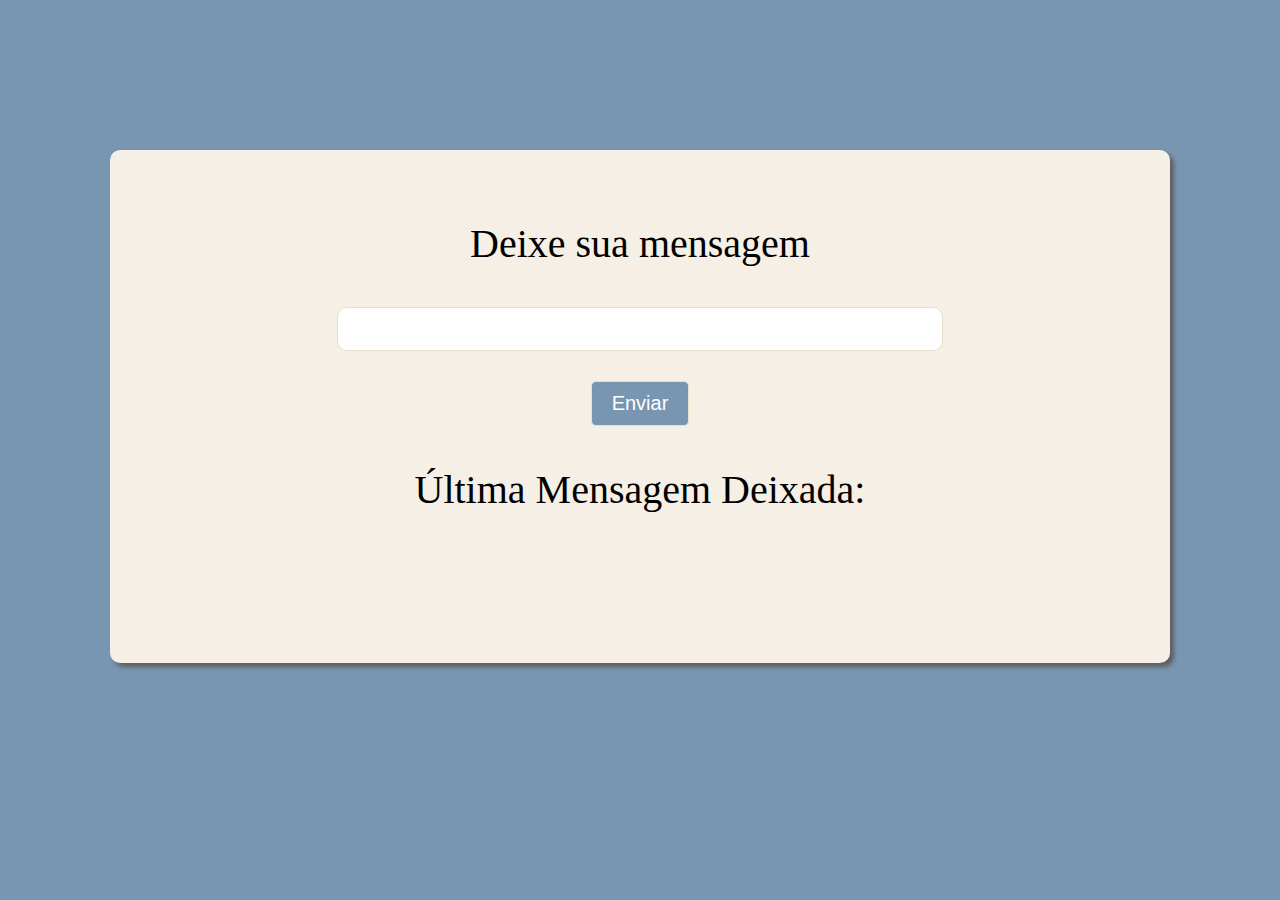
<file: simpleNotes/index.html>
<!DOCTYPE html>
<html lang="en">
  <head>
    <meta charset="UTF-8" />
    <meta name="viewport" content="width=device-width, initial-scale=1.0" />
    <title>simpleNote</title>
    <link rel="stylesheet" href="./styles.css" />
  </head>
  <body>
    <div class="container">
      <div class="content">
        <p>Deixe sua mensagem</p>
        <form action="submit" id="form">
          <input class="msg" type="text" />
          <button class="btn" type="submit">Enviar</button>
        </form>
        <span class="warning visibilityNone"
          >Nenhuma msg digitada! Você consegue fazer melhor que isso!</span
        >
        <p>Última Mensagem Deixada:</p>
        <p class="lastmsg"></p>
      </div>
    </div>
    <script src="./app.js"></script>
  </body>
</html>
</file>
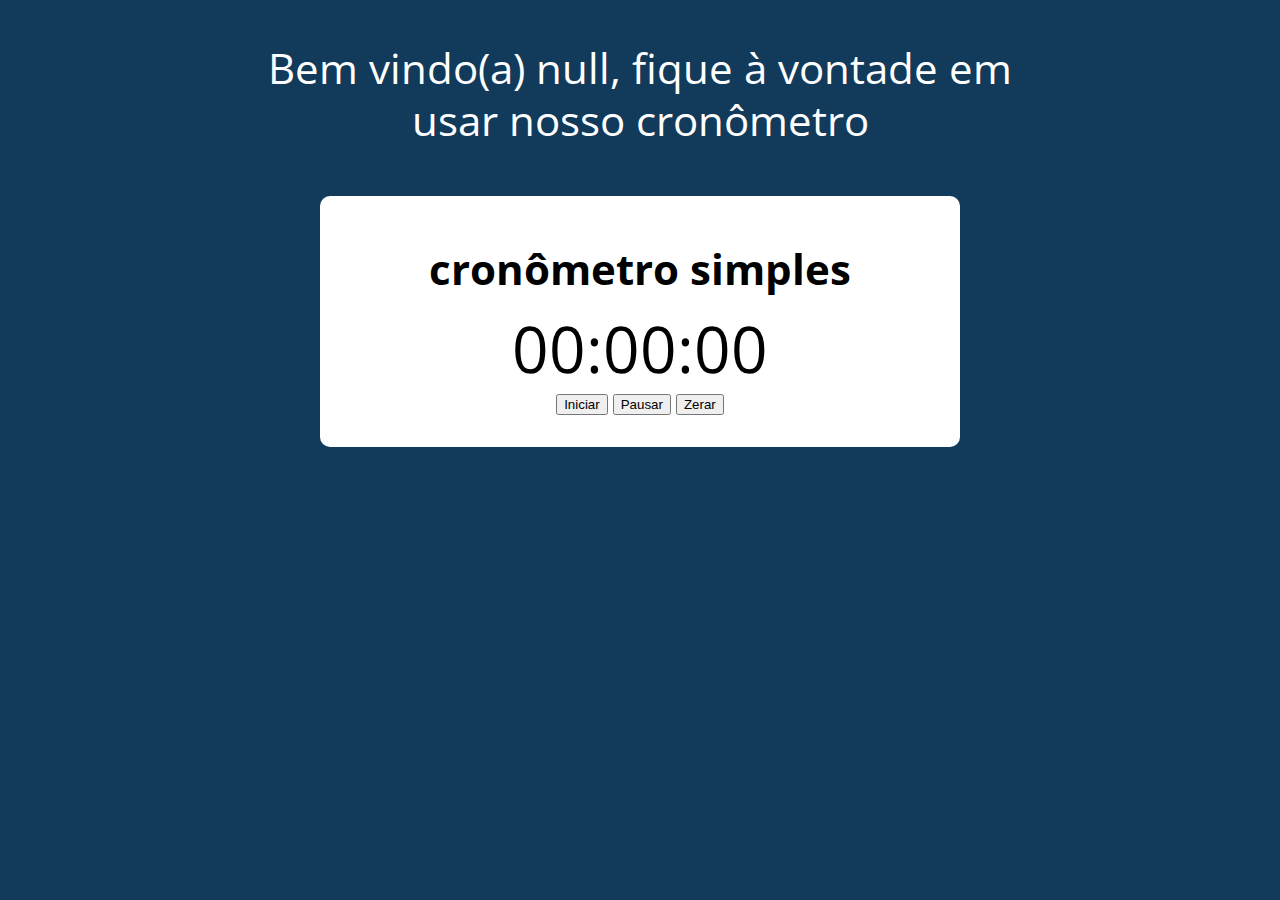
<file: Timer clock/index.html>
<!DOCTYPE html>
<html lang="pt-BR">
  <head>
    <meta charset="UTF-8" />
    <meta http-equiv="X-UA-Compatible" content="IE=edge" />
    <meta name="viewport" content="width=device-width, initial-scale=1.0" />
    <title>Timer</title>

    <link rel="stylesheet" href="./style.css" />
  </head>
  <body class="body">
    <section class="nomeUsuario">
        <p>Bem vindo(a)</p>
        
    </section>
    <section class="container">
      <h1>cronômetro simples</h1>
      <div class="relogio">00:00:00</div>
      <button class="iniciar">Iniciar</button>
      <button class="pausar">Pausar</button>
      <button class="zerar">Zerar</button>
    </section>

    <script src="./script.js"></script>
  </body>
</html>
</file>
<file: AF - js/style.css>
@import url('https://fonts.googleapis.com/css2?family=Playfair+Display+SC&display=swap');

* {
  margin: 0;
  padding: 0;
  font-size: 62.5%;
  box-sizing: border-box;
}

body {
  background-color: #faf6ed;
}

.nav-bg {
  background-color: #faf6ed;
  height: 250px;
  display: flex;
  align-items: center;
}

.navigation {
  background-color: #fb5;
  height: 100px;
  width: 100%;
  display: flex;
  justify-content: start;
  align-items: center;
  margin-left: 300px;
}

.navigation ul {
  display: flex;
  gap: 30px;
  list-style: none;
  align-items: center;
  margin-left: 30px;
}

.navigation li {
  padding: 12px 6px;
}

.titulo {
  font-size: 10rem;
  line-height: 1;
  font-weight: 400;
  font-family: 'Playfair Display SC', georgia;
}

.titulo-bg {
  margin-left: 150px;
  padding: 0 0 80px 0;
}

a {
  text-decoration: none;
  color: #000;
  font-family: 'IBM Plex Mono', monospace;
  font-weight: bold;
  text-transform: uppercase;
  letter-spacing: 0.2rem;
  font-size: 1.6rem;
  padding: 12px 6px;
}

.main-content {
  display: grid;
  grid-template-columns: 1fr;
  margin: 0 0 100px 300px;
}

.main-section {
  display: grid;
  grid-template-columns: auto 1fr;
  gap: 40px;
}

.animais-scroll {
  max-height: 520px;
  overflow-y: scroll;
}

section img {
  grid-column: 1;
  max-width: 400px;
}

section .col-2 {
  grid-column: 2;
}

section p {
  font-size: 2.4rem;
  max-width: 60ch;
  margin-bottom: 20px;
  font-family: Helvetica, Arial;
}
section h2 {
  font-size: 3rem;
  max-width: 60ch;
  margin-bottom: 20px;
  font-family: 'IBM Plex Mono', monospace;
  display: flex;
  align-items: center;
  gap: 10px;
}

.animais h2:before {
  content: '';
  display: block;
  width: 44px;
  height: 14px;
  background-color: #fb5;
}

.animais {
  padding: 0 0 80px 0;
}

.faq-questions {
  margin: 0 0 80px 300px;
}

.faq-questions dt {
  font-size: 2rem;
  display: flex;
  align-items: center;
  gap: 10px;
  font-family: 'IBM Plex Mono', monospace;
  font-weight: bold;

  margin-bottom: 1.5rem;
  color: #e54;
}

.faq-questions dt:before {
  content: '';
  display: block;
  width: 34px;
  height: 12px;
  background-color: #fb5;
}

.faq-questions dd {
  font-size: 2rem;
  max-width: 80ch;
  font-family: Helvetica, Arial;
  margin-bottom: 2rem;
}

.contato {
  display: grid;
  grid-template-columns: auto 1fr;
  margin: 0 0 100px 300px;
  gap: 40px;
}

.contato ul {
  list-style: none;
  display: flex;
  flex-direction: column;
  gap: 20px;
}

.contato li {
  font-family: 'IBM Plex Mono', monospace;
  font-size: 2.4rem;
  display: flex;
  align-items: center;
  gap: 10px;
}

.contato li:before {
  content: '';
  display: block;
  width: 24px;
  height: 8px;
  background-color: #fb5;
}

.footer {
  margin: 0 0 100px 300px;
  background-color: #fb5;
  height: 100px;
  display: flex;
  align-items: center;
}

.footer p {
  font-size: 2rem;
  margin-left: 30px;
  font-family: 'IBM Plex Mono', monospace;
}
</file>
<file: Agencia Viagens/styles.css>
<<<<<<< HEAD
@import url("https://fonts.googleapis.com/css2?family=Bowlby+One&family=Catamaran&display=swap");
@import url("https://fonts.googleapis.com/css?family=Catamaran:400,700|Grand+Hotel");
/* 
font-family: 'Bowlby One', cursive;
font-family: 'Catamaran', sans-serif; 
font-family: 'Grand Hotel', sans-serif;
*/

/* Começo animações ////////////////////////////////////////////////////////////////*/

@keyframes show {
  0% {
    transform: scale(1.5);
    opacity: 0;
  }
  100% {
    transform: scale(1);
    opacity: 1;
  }
}

@keyframes show2 {
  0% {
    opacity: 0;
  }
  100% {
    opacity: 1;
  }
}

@keyframes geleia {
  0% {
    transform: scale3d(1, 1, 1);
  }
  30% {
    transform: scale3d(1.25, 0.75, 1);
  }
  40% {
    transform: scale3d(0.75, 1.25, 1);
  }
  50% {
    transform: scale3d(1.15, 0.85, 1);
  }
  65% {
    transform: scale3d(0.95, 1.05, 1);
  }
  75% {
    transform: scale3d(1.05, 0.95, 1);
  }
  100% {
    transform: scale3d(1, 1, 1);
  }
}

/* Final animações ////////////////////////////////////////////////////////////////*/

* {
  margin: 0;
  padding: 0;
  font-size: 62.5%;
  box-sizing: border-box;
}

:root {
  --corPrincipal: #ffd500;
  --corSecundaria: #fdc500;
  --corAzulClaro: #00509d;
  --corAzulEscuro: #00296b;
  --fontePadrao: "Catamaran", sans-serif;
  --efeitoTransicaoPadrao: all 0.2s ease-in-out;
  --efeitoTransicaoLento: all 1s ease-in-out;

  --fonteTitulo: "Bowlby One", cursive;
  --fonteSubTitulo: "Grand Hotel", cursive;
  --letterspacing: 0.5rem;
}

/* Helpers / Utilities classes ////////////////////////////////////////////////////////////////*/



a {
  text-decoration: none;
}

/* Main Page / Header ////////////////////////////////////////////////////////////////*/

.header {
  min-height: 100vh;
  background: linear-gradient(rgba(0, 0, 0, 0.1), rgba(0, 0, 0, 0.1)),
    url(./assets/images/pexels-jimmy-teoh-1010657.jpg) center/cover no-repeat
      fixed;
  display: flex;
  justify-content: center;
  align-items: center;
  text-align: center;
}

.container {
  text-align: center;
  letter-spacing: var(--letterspacing);
  background-color: #ffffffa1;
  border-radius: 30px;
  padding: 60px 60px;
}

h1 {
  font-size: 8rem;
  font-family: var(--fonteTitulo);
  color: var(--corPrincipal);
  text-shadow: 2px 2px 2px rgb(31, 31, 31);
  animation: show2 2s ease-in-out 1;
}

.subtitulo {
  font-weight: bold;
  font-size: 2.5rem;
  font-family: var(--fontePadrao);
  color: var(--corAzulClaro);
  text-shadow: 1px 1px 2px rgb(31, 31, 31);
  margin-bottom: 40px;
  text-align: center;
  animation: show2 2s ease-in-out 1;
}

.titulo-botao {
  font-weight: bold;
  font-size: 3rem;
  font-family: var(--fontePadrao);
}

.botao-style {
  display: inline-block;
  background: var(--corPrincipal);
  padding: 0.7rem 3rem;
  text-transform: uppercase;
  color: rgb(158, 142, 0);
  font-weight: bold;
  outline: 0.6rem solid var(--corPrincipal);
  outline-offset: 0.6rem;
  cursor: pointer;
  transition: var(--efeitoTransicaoPadrao);
  animation: show 3s ease-in-out 1;
}

.botao-style:hover {
  color: var(--corAzulClaro);
  opacity: 0.7;
}

/* Divisor ////////////////////////////////////////////////////////////////////////////////////////////////*/

.divisor {
  height: 1rem;
  background: linear-gradient(
    to left,
    var(--corSecundaria),
    var(--corAzulEscuro),
    var(--corSecundaria)
  );
}

/* Secondary Page / Sessão 2 //////////////////////////////////////////////////////////////////////////*/

.icones {
  font-size: 5rem;
  letter-spacing: 3rem;
  margin-bottom: 2rem;
}

.titulo-padrao {
  font-size: 2.6rem;
  font-family: var(--fontePadrao);
  letter-spacing: var(--letterspacing);
  color: var(--corAzulEscuro);
  margin-bottom: 2rem;
}

.texto-padrao {
  font-size: 1.9rem;
  font-family: var(--fontePadrao);
  max-width: 30rem;
  margin: 0 auto;
}

.vantagens {
  background: #dfdfdf;
  text-align: center;
  transition: var(--efeitoTransicaoPadrao);
  display: grid;
  justify-content: center;
  grid-template-columns: repeat(auto-fill, minmax(400px, 1fr));
}

.vantagem:hover {
  background: var(--corSecundaria);
}

.vantagem {
  display: block;
  margin: 0;
  padding: 4rem;
  transition: var(--efeitoTransicaoLento);
}

.vantagem:hover .titulo-vantagens {
  color: white;
}
.vantagem:hover .icones {
  animation: geleia 0.9s both;
}

/* Final  / Sessão 2 ///////////////////////////////////////////////////////////////*/

/* Inicio sessão 3 / SOBRE NOS ////////////////////////////////////////////////////////////////////*/

.about {
  display: flex;
  justify-content: space-between;
  margin: 0 auto;
  max-width: 1200px;
  width: 80vw;
  padding: 8rem 0;
  align-items: center;
}

.titulo-sobre {
  font-size: 2.6rem;
  font-family: var(--fontePadrao);
  letter-spacing: var(--letterspacing);
  color: var(--corAzulEscuro);
  margin-bottom: 2rem;
  text-align: center;
}

.texto-sobre {
  font-size: 1.9rem;
  font-family: var(--fontePadrao);
  max-width: 50rem;
  text-align: justify;
  margin-top:22px;
}



.about-img {
  display: block;
  border-radius: 15px;
  width: clamp(380px, 50%, 600px);
  transition: var(--efeitoTransicaoLento);
  
}

.about-text {
  width: 400px;
  
}

.about-img:hover {
  transform: scale(1.3);
}



/* Final Secondary Page / Sessão 3 ///////////////////////////////////////////////////////////////*/

/* Inicio sessão 4 / PACOTES ////////////////////////////////////////////////////////////////////*/

.pacotes-container {
  background: #dfdfdf;
  display: flex;
  height:80vh;
}

.pacote-content-col-1 {
  margin: 60px 60px;
  text-align: center;
  display: flex;
  flex-direction: column;
  align-items: center;
  justify-content: center;
}

.pacote-content-col-2 {
  margin: auto auto;
  display: grid;
  grid-template-columns: 1fr 1fr 1fr;
  width:100%;
  justify-items: start;
  
}

.pacote-img {
  border-radius: 20px;
  width:  clamp(200px, 350px, 400px);
  height: 350px;
  object-fit:cover;
  margin-bottom:10px;
}

.titulo-botao2 {
  font-weight: bold;
  font-size: 2rem;
  font-family: var(--fontePadrao);
}

.botao-style2 {
  display: inline-block;
  background: var(--corPrincipal);
  padding: 0.8rem 1.2rem;
  text-transform: uppercase;
  color: rgb(158, 142, 0);
  font-weight: bold;
  outline: 0.6rem solid var(--corPrincipal);
  outline-offset: 0.6rem;
  cursor: pointer;
  transition: var(--efeitoTransicaoPadrao);
  
  margin-top:40px;
  border-style: none;
}

.texto-padrao2 {
  font-size: 1.9rem;
  font-family: var(--fontePadrao);
  max-width: 40rem;
  color:#00509d;
  
}


/* Final Sessão 4 ///////////////////////////////////////////////////////////////*/

/* Inicio sessão 5 / CONTATO ////////////////////////////////////////////////////////////////////*/

.contato {
  display: flex;
  justify-content: space-around;
  align-items: center;
  height:50vh;
}

.form {
  display: flex;
  flex-direction: column;

}

.contato-info {
  width:500px;
  
  display:flex;
  flex-direction: column;
}

.titulo-padrao3 {
  font-size: 2.6rem;
  font-family: var(--fontePadrao);
  letter-spacing: var(--letterspacing);
  color: var(--corAzulEscuro);
  
}

.texto-padrao3 {
  font-size: 1.9rem;
  font-weight: bold;
  letter-spacing: 0.3rem;
  font-family: var(--fontePadrao);
  max-width: 50rem;
  color:#000000;
  
}

.icons {
  font-size: 2.5rem;
  margin-right: 1.5rem;
}


.contato-form {
  
  width: 45rem;
  
}

.form-control {
  border:none;
  border-bottom: 2px solid var(--corAzulEscuro);
  outline: none;
  margin:1rem 0;
  font-size: 1.8rem;
  padding: 1.3rem 0;
}

.form-control::placeholder {
  color: var(--corAzulEscuro);
  font-family: var(--fonteSubTitulo);
  font-size: 2.4rem;
}

.enviar {
  width:10rem;
  margin-left: 1rem;
}

/* Final Sessão 5 ///////////////////////////////////////////////////////////////*/

/* Inicio FOOTER / FOOTER ////////////////////////////////////////////////////////////////////*/


.footer {
  display:flex;
  flex-direction: column;
  align-items: center;
  justify-content: center;
  height:auto;
  padding:6rem;
  background: #dfdfdf;
}

.social-icons {
  text-align: center;
  padding: 1rem 0;


}

.social-icon {
  font-size: 7rem;
  padding:0 2rem;
  color:rgb(48, 48, 48);
}

.cor-footer {
  color:rgb(48, 48, 48);
}
.cor-footer2 {
  color:var(--corAzulEscuro);
}















/* Inicio sessão Responsivo /  ////////////////////////////////////////////////////////////////////*/

@media screen and (max-width: 1000px) {
  .about {
    display: flex;
    flex-direction: column;
  }
  .pacotes-container {
    display: flex;
    flex-direction: column;
    height:auto;
    padding-bottom: 5rem;
  }
  .pacote-content-col-2 {
    margin: auto auto;
    display: grid;
    grid-template-columns: 1fr;
    
    width:100%;
    justify-items: center;
    
  }

  .pacote-img {
    border-radius: 20px;
    width:  clamp(250px, 300px, 450px);
    height: 350px;
    object-fit:cover;
    margin-bottom:10px;
  }

  .contato {
    display: flex;
    flex-direction: column;
    align-items: center;
    height:auto;
    padding:5rem 0;
  }

}


@media screen and (max-width: 500px) {
  h1 {
    font-size: 4rem;
  }
  .about-img {
    width: 300px;
  }
  .about-text {
    margin-top:20px;
    width: 300px;
  }
  html, body {
    width: 100%;
    height: 100%;
    margin: 0px;
    padding: 0px;
    overflow-x: hidden;
  }

  .contato-info {
    width:auto;
    padding: 0 3rem;
  }
  .contato-form {
    width:70vw;
  }
  .form {
    align-items: center;
  }
  .form-control {
    width:70vw;
  }

  .section-footer {
    width:80vw;
  }

  .tamanho-footer-300 {
    font-size: 2rem;
  }

  
}
=======
@import url("https://fonts.googleapis.com/css2?family=Bowlby+One&family=Catamaran&display=swap");
@import url("https://fonts.googleapis.com/css?family=Catamaran:400,700|Grand+Hotel");
/* 
font-family: 'Bowlby One', cursive;
font-family: 'Catamaran', sans-serif; 
font-family: 'Grand Hotel', sans-serif;
*/

/* Começo animações ////////////////////////////////////////////////////////////////*/

@keyframes show {
  0% {
    transform: scale(1.5);
    opacity: 0;
  }
  100% {
    transform: scale(1);
    opacity: 1;
  }
}

@keyframes show2 {
  0% {
    opacity: 0;
  }
  100% {
    opacity: 1;
  }
}

@keyframes geleia {
  0% {
    transform: scale3d(1, 1, 1);
  }
  30% {
    transform: scale3d(1.25, 0.75, 1);
  }
  40% {
    transform: scale3d(0.75, 1.25, 1);
  }
  50% {
    transform: scale3d(1.15, 0.85, 1);
  }
  65% {
    transform: scale3d(0.95, 1.05, 1);
  }
  75% {
    transform: scale3d(1.05, 0.95, 1);
  }
  100% {
    transform: scale3d(1, 1, 1);
  }
}

/* Final animações ////////////////////////////////////////////////////////////////*/

* {
  margin: 0;
  padding: 0;
  font-size: 62.5%;
  box-sizing: border-box;
}

:root {
  --corPrincipal: #ffd500;
  --corSecundaria: #fdc500;
  --corAzulClaro: #00509d;
  --corAzulEscuro: #00296b;
  --fontePadrao: "Catamaran", sans-serif;
  --efeitoTransicaoPadrao: all 0.2s ease-in-out;
  --efeitoTransicaoLento: all 1s ease-in-out;

  --fonteTitulo: "Bowlby One", cursive;
  --fonteSubTitulo: "Grand Hotel", cursive;
  --letterspacing: 0.5rem;
}

/* Helpers / Utilities classes ////////////////////////////////////////////////////////////////*/



a {
  text-decoration: none;
}

/* Main Page / Header ////////////////////////////////////////////////////////////////*/

.header {
  min-height: 100vh;
  background: linear-gradient(rgba(0, 0, 0, 0.1), rgba(0, 0, 0, 0.1)),
    url(./assets/images/pexels-jimmy-teoh-1010657.jpg) center/cover no-repeat
      fixed;
  display: flex;
  justify-content: center;
  align-items: center;
  text-align: center;
}

.container {
  text-align: center;
  letter-spacing: var(--letterspacing);
  background-color: #ffffffa1;
  border-radius: 30px;
  padding: 60px 60px;
}

h1 {
  font-size: 8rem;
  font-family: var(--fonteTitulo);
  color: var(--corPrincipal);
  text-shadow: 2px 2px 2px rgb(31, 31, 31);
  animation: show2 2s ease-in-out 1;
}

.subtitulo {
  font-weight: bold;
  font-size: 2.5rem;
  font-family: var(--fontePadrao);
  color: var(--corAzulClaro);
  text-shadow: 1px 1px 2px rgb(31, 31, 31);
  margin-bottom: 40px;
  text-align: center;
  animation: show2 2s ease-in-out 1;
}

.titulo-botao {
  font-weight: bold;
  font-size: 3rem;
  font-family: var(--fontePadrao);
}

.botao-style {
  display: inline-block;
  background: var(--corPrincipal);
  padding: 0.7rem 3rem;
  text-transform: uppercase;
  color: rgb(158, 142, 0);
  font-weight: bold;
  outline: 0.6rem solid var(--corPrincipal);
  outline-offset: 0.6rem;
  cursor: pointer;
  transition: var(--efeitoTransicaoPadrao);
  animation: show 3s ease-in-out 1;
}

.botao-style:hover {
  color: var(--corAzulClaro);
  opacity: 0.7;
}

/* Divisor ////////////////////////////////////////////////////////////////////////////////////////////////*/

.divisor {
  height: 1rem;
  background: linear-gradient(
    to left,
    var(--corSecundaria),
    var(--corAzulEscuro),
    var(--corSecundaria)
  );
}

/* Secondary Page / Sessão 2 //////////////////////////////////////////////////////////////////////////*/

.icones {
  font-size: 5rem;
  letter-spacing: 3rem;
  margin-bottom: 2rem;
}

.titulo-padrao {
  font-size: 2.6rem;
  font-family: var(--fontePadrao);
  letter-spacing: var(--letterspacing);
  color: var(--corAzulEscuro);
  margin-bottom: 2rem;
}

.texto-padrao {
  font-size: 1.9rem;
  font-family: var(--fontePadrao);
  max-width: 30rem;
  margin: 0 auto;
}

.vantagens {
  background: #dfdfdf;
  text-align: center;
  transition: var(--efeitoTransicaoPadrao);
  display: grid;
  justify-content: center;
  grid-template-columns: repeat(auto-fill, minmax(400px, 1fr));
}

.vantagem:hover {
  background: var(--corSecundaria);
}

.vantagem {
  display: block;
  margin: 0;
  padding: 4rem;
  transition: var(--efeitoTransicaoLento);
}

.vantagem:hover .titulo-vantagens {
  color: white;
}
.vantagem:hover .icones {
  animation: geleia 0.9s both;
}

/* Final  / Sessão 2 ///////////////////////////////////////////////////////////////*/

/* Inicio sessão 3 / SOBRE NOS ////////////////////////////////////////////////////////////////////*/

.about {
  display: flex;
  justify-content: space-between;
  margin: 0 auto;
  max-width: 1200px;
  width: 80vw;
  padding: 8rem 0;
  align-items: center;
}

.titulo-sobre {
  font-size: 2.6rem;
  font-family: var(--fontePadrao);
  letter-spacing: var(--letterspacing);
  color: var(--corAzulEscuro);
  margin-bottom: 2rem;
  text-align: center;
}

.texto-sobre {
  font-size: 1.9rem;
  font-family: var(--fontePadrao);
  max-width: 50rem;
  text-align: justify;
  margin-top:22px;
}



.about-img {
  display: block;
  border-radius: 15px;
  width: clamp(380px, 50%, 600px);
  transition: var(--efeitoTransicaoLento);
  
}

.about-text {
  width: 400px;
  
}

.about-img:hover {
  transform: scale(1.3);
}



/* Final Secondary Page / Sessão 3 ///////////////////////////////////////////////////////////////*/

/* Inicio sessão 4 / PACOTES ////////////////////////////////////////////////////////////////////*/

.pacotes-container {
  background: #dfdfdf;
  display: flex;
  height:80vh;
}

.pacote-content-col-1 {
  margin: 60px 60px;
  text-align: center;
  display: flex;
  flex-direction: column;
  align-items: center;
  justify-content: center;
}

.pacote-content-col-2 {
  margin: auto auto;
  display: grid;
  grid-template-columns: 1fr 1fr 1fr;
  width:100%;
  justify-items: start;
  
}

.pacote-img {
  border-radius: 20px;
  width:  clamp(200px, 350px, 400px);
  height: 350px;
  object-fit:cover;
  margin-bottom:10px;
}

.titulo-botao2 {
  font-weight: bold;
  font-size: 2rem;
  font-family: var(--fontePadrao);
}

.botao-style2 {
  display: inline-block;
  background: var(--corPrincipal);
  padding: 0.8rem 1.2rem;
  text-transform: uppercase;
  color: rgb(158, 142, 0);
  font-weight: bold;
  outline: 0.6rem solid var(--corPrincipal);
  outline-offset: 0.6rem;
  cursor: pointer;
  transition: var(--efeitoTransicaoPadrao);
  
  margin-top:40px;
  border-style: none;
}

.texto-padrao2 {
  font-size: 1.9rem;
  font-family: var(--fontePadrao);
  max-width: 40rem;
  color:#00509d;
  
}


/* Final Sessão 4 ///////////////////////////////////////////////////////////////*/

/* Inicio sessão 5 / CONTATO ////////////////////////////////////////////////////////////////////*/

.contato {
  display: flex;
  justify-content: space-around;
  align-items: center;
  height:50vh;
}

.form {
  display: flex;
  flex-direction: column;

}

.contato-info {
  width:500px;
  
  display:flex;
  flex-direction: column;
}

.titulo-padrao3 {
  font-size: 2.6rem;
  font-family: var(--fontePadrao);
  letter-spacing: var(--letterspacing);
  color: var(--corAzulEscuro);
  
}

.texto-padrao3 {
  font-size: 1.9rem;
  font-weight: bold;
  letter-spacing: 0.3rem;
  font-family: var(--fontePadrao);
  max-width: 50rem;
  color:#000000;
  
}

.icons {
  font-size: 2.5rem;
  margin-right: 1.5rem;
}


.contato-form {
  
  width: 45rem;
  
}

.form-control {
  border:none;
  border-bottom: 2px solid var(--corAzulEscuro);
  outline: none;
  margin:1rem 0;
  font-size: 1.8rem;
  padding: 1.3rem 0;
}

.form-control::placeholder {
  color: var(--corAzulEscuro);
  font-family: var(--fonteSubTitulo);
  font-size: 2.4rem;
}

.enviar {
  width:10rem;
  margin-left: 1rem;
}

/* Final Sessão 5 ///////////////////////////////////////////////////////////////*/

/* Inicio FOOTER / FOOTER ////////////////////////////////////////////////////////////////////*/


.footer {
  display:flex;
  flex-direction: column;
  align-items: center;
  justify-content: center;
  height:auto;
  padding:6rem;
  background: #dfdfdf;
}

.social-icons {
  text-align: center;
  padding: 1rem 0;


}

.social-icon {
  font-size: 7rem;
  padding:0 2rem;
  color:rgb(48, 48, 48);
}

.cor-footer {
  color:rgb(48, 48, 48);
}
.cor-footer2 {
  color:var(--corAzulEscuro);
}















/* Inicio sessão Responsivo /  ////////////////////////////////////////////////////////////////////*/

@media screen and (max-width: 1000px) {
  .about {
    display: flex;
    flex-direction: column;
  }
  .pacotes-container {
    display: flex;
    flex-direction: column;
    height:auto;
    padding-bottom: 5rem;
  }
  .pacote-content-col-2 {
    margin: auto auto;
    display: grid;
    grid-template-columns: 1fr;
    
    width:100%;
    justify-items: center;
    
  }

  .pacote-img {
    border-radius: 20px;
    width:  clamp(250px, 300px, 450px);
    height: 350px;
    object-fit:cover;
    margin-bottom:10px;
  }

  .contato {
    display: flex;
    flex-direction: column;
    align-items: center;
    height:auto;
    padding:5rem 0;
  }

}


@media screen and (max-width: 500px) {
  h1 {
    font-size: 4rem;
  }
  .about-img {
    width: 300px;
  }
  .about-text {
    margin-top:20px;
    width: 300px;
  }
  html, body {
    width: 100%;
    height: 100%;
    margin: 0px;
    padding: 0px;
    overflow-x: hidden;
  }

  .contato-info {
    width:auto;
    padding: 0 3rem;
  }
  .contato-form {
    width:70vw;
  }
  .form {
    align-items: center;
  }
  .form-control {
    width:70vw;
  }

  .section-footer {
    width:80vw;
  }

  .tamanho-footer-300 {
    font-size: 2rem;
  }

  
}
>>>>>>> 53bcfe5a35c06d5da6bab2d144389dae11182502
</file>
<file: Cadastro Formulario/style.css>
@import url('https://fonts.googleapis.com/css?family=Open+Sans:400,700&display=swap');
@import url('https://fonts.googleapis.com/css2?family=Reem+Kufi+Fun:wght@700&display=swap');
:root {
  --primary-color: rgb(18, 58, 90);
}

* {
  box-sizing: border-box;
  outline: 0;
}

.body {
  margin: 0;
  padding: 0;
  background: var(--primary-color);
  font-family: 'Open sans', sans-serif;
  font-size: 1.3em;
  
}



h1 {
  text-align: center;
  
}

.container {
  margin-top: 60px;
  max-width: 640px;
  background: #fff;
  padding: 20px;
  border-radius: 10px;
  
  margin-inline: auto;
  
}

.form {
  width:100%;
  padding: 0 20px;
}

li {
  list-style: square;
}

input {
  width: 100%;
  height:2rem;
  font-size: 1.2rem;
  font-family: 'Open Sans', 'Helvetica Neue', sans-serif;
  border:none;
  border-bottom: 1px solid rgb(0, 64, 116, 0.7);
  margin-bottom: 10px;
}

.btn {
  margin-top: 1rem;
  width:100%;
  height: 2rem;
  border:none;
  background-color: var(--primary-color);
  border-radius: 1rem;
  color:#fff;
  transition: all 0.5s ease-in-out;
  margin: 2rem 0;

}

.btn:hover {
  background-color: rgb(18, 58, 90, 0.5);
  color:var(--primary-color);
  font-weight: bolder;
  border: 2px rgb(18, 58, 90, 0.5) solid;
  
  
}

.error-text {
  color: red;
  font-size: 0.7rem;
  margin-bottom: 0.5rem;
}

.error-text-typo {
  color: red;
  font-size: 0.7rem;
  margin-bottom: 0.5rem;
}

@media screen and (max-width: 768px) {
  .container {
    width: 90vw;
    margin-bottom: 3rem;
  }

  li {
    font-size: 0.8em;
  }

  label {
    font-size: 1rem;
  }
}
</file>
<file: hexColor/styles.css>
.content {
  display: flex;
  flex-direction: column;
  max-width: 800px;
  margin: 400px auto;
  text-align: center;
}

#btn {
  max-width: max-content;
  margin: 0 auto;
}
</file>
<file: photoSlider/styles.css>
* {
  box-sizing: border-box;
}

body {
  background-color: #41007e;
}

h1 {
  color: #fff;
  font-family: 'Trebuchet MS', 'Lucida Sans Unicode', 'Lucida Grande', 'Lucida Sans', Arial,
    sans-serif;
}
.container {
  width: 1200px;
  height: 50vh;
  border-radius: 10px;
  margin: 50px auto;
  display: flex;
  flex-direction: column;
  box-shadow: 4px 4px 4px rgba(88, 88, 88, 0.5);
}

img {
  object-fit: cover;
  width: 100%;
  border-radius: 5px;
  border: solid 5px #ffffff;
  height: 700px;
}

.content {
  position: relative;
}

.slider {
  width: 60px;
  height: 60px;
  background-color: #f7f7f7;
  border-radius: 5px;
  font-size: 40px;
  text-align: center;
  align-items: center;
  display: flex;
  justify-content: center;
  font-family: 'Franklin Gothic Medium', 'Arial Narrow', Arial, sans-serif;
  color: #41007e;
}

.next {
  position: absolute;
  top: 50%;
  right: -30px;
}

.prev {
  position: absolute;
  top: 50%;
  left: -30px;
}
</file>
<file: randomQuote/styles.css>
body {
  background-color: #2596be;
}

.botao {
  display: flex;
  align-items: center;
  justify-content: center;
  margin-top: 150px;
}

.btn {
  font-family: 'Coiny', cursive;
  font-size: 20px;
  border-radius: 5px;
  border: none;
  padding: 10px 20px;
  background-color: #fff;
  box-shadow: 2px 2px 2px rgba(88, 88, 88, 0.5);
}

.container {
  width: 1200px;
  background-color: #e7a255;
  height: 50vh;
  border-radius: 10px;
  margin: 50px auto;
  display: flex;
  flex-direction: column;
  box-shadow: 4px 4px 4px rgba(88, 88, 88, 0.5);
}

.quotes {
  font-size: 150px;
  font-family: 'Coiny', cursive;
  color: #383838;
  padding-left: 50px;
}

.content {
  display: flex;
  align-self: center;
  justify-content: center;
  max-width: 800px;
  align-items: center;
  flex-direction: column;
  position: relative;
}

p {
  font-size: 40px;
  position: absolute;
  width: 800px;
  font-family: 'Roboto Slab', serif;
  color: #383838;
}

.autor {
  font-size: 30px;
  font-family: 'Roboto Slab', serif;
  position: absolute;
  bottom: -200px;
  right: -400px;
  color: #383838;
}
</file>
<file: simpleNotes/styles.css>
body {
  background-color: #7895b2;
}

.container {
  display: flex;
  justify-content: center;
  margin-top: 150px;
}

.content {
  background-color: #f5efe6;
  width: 1000px;
  padding: 30px 30px;
  border-radius: 10px;
  box-shadow: 4px 4px 4px #5f5f5f;
  display: flex;
  flex-direction: column;
  text-align: center;
  justify-content: center;
  align-items: center;
}

p {
  font-size: 40px;
  font-family: 'Bookman Old Style', cursive;
}

form {
  display: flex;
  flex-direction: column;
  max-width: max-content;
  justify-content: center;
  gap: 30px;
}

.msg {
  width: 600px;
  height: 40px;
  border-radius: 10px;
  border: solid 1px #e8dfca;
  font-family: 'Bookman Old Style', cursive;
  font-size: 20px;
}

.btn {
  max-width: max-content;
  align-self: center;
  padding: 10px 20px;
  font-size: 20px;
  border: solid 1px #e8dfca;
  border-radius: 5px;
  background-color: #7895b2;
  color: #fff;
}

.btn:hover {
  background-color: #536f8b;
}

.lastmsg {
  color: #7895b2;
}

.warning {
  font-family: 'Franklin Gothic Medium', 'Arial Narrow', Arial, sans-serif;
  color: red;
  background-color: rgb(253, 174, 174);
  padding: 10px 20px;
  border-radius: 10px;
  margin-top: 20px;
}

.visibilityNone {
  display: none;
}

.visibilityOn {
  display: block;
}
</file>
<file: Timer clock/style.css>
@import url('https://fonts.googleapis.com/css?family=Open+Sans:400,700&display=swap');
:root {
  --primary-color: rgb(18, 58, 90);
}

* {
  box-sizing: border-box;
  outline: 0;
}

.body {
  margin: 0;
  padding: 0;
  background: var(--primary-color);
  font-family: 'Open sans', sans-serif;
  font-size: 1.3em;
  line-height: 2.5em;
}

.nomeUsuario {
  max-width: 800px;
  text-align: center;
  font-size: 2em;
  color:#fff;
  margin-inline: auto;
}

h1 {
  text-align: center;
  
}

.container {
  max-width: 640px;
  margin: 50px auto;
  background: #fff;
  padding: 20px;
  border-radius: 10px;
  text-align: center;
}

.relogio {
  font-size: 4rem;
}

.pausado {
  color:rgb(190, 19, 19);
}
</file>
